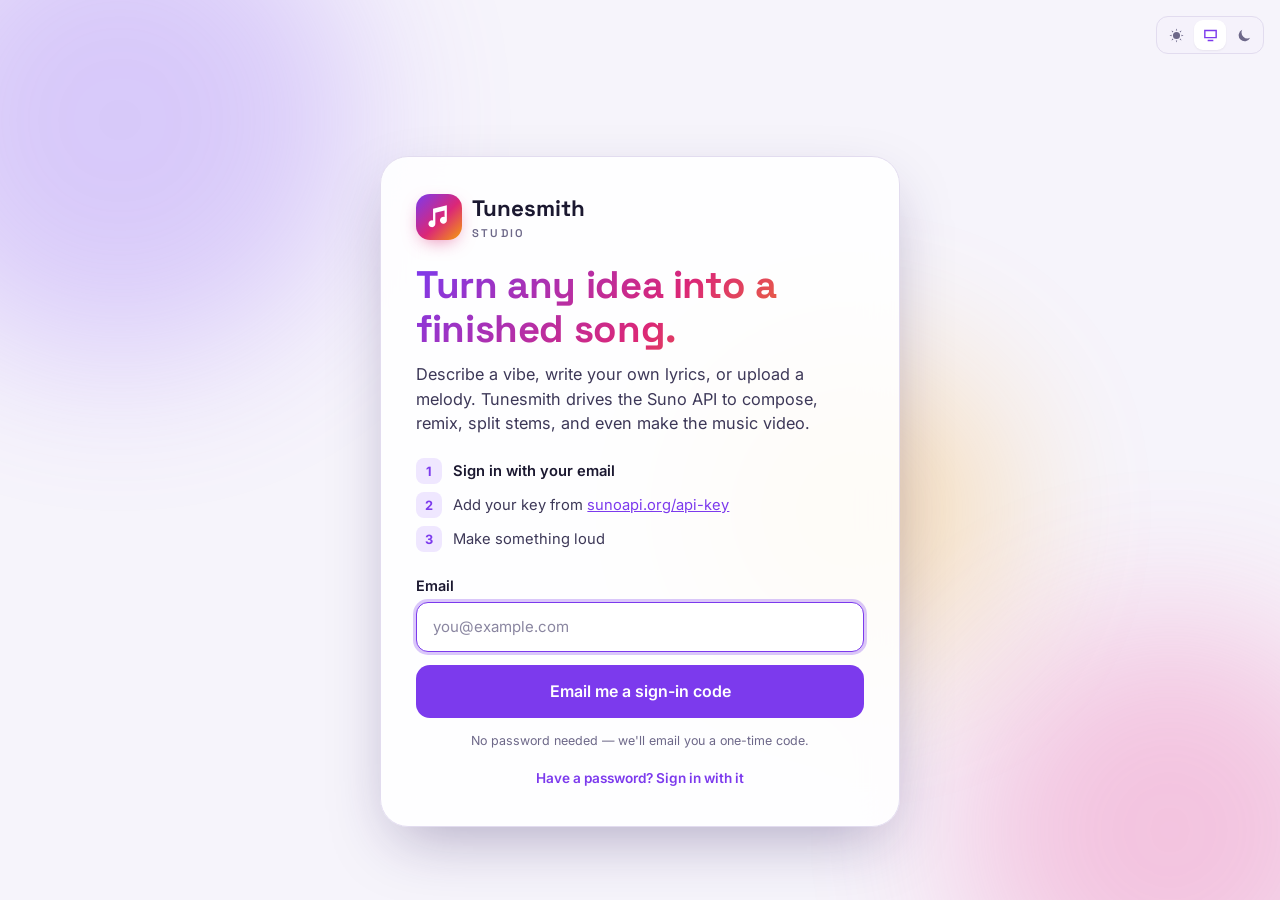
<file: public/index.html>
<!doctype html>
<html lang="en">
<head>
  <meta charset="utf-8" />
  <meta name="viewport" content="width=device-width, initial-scale=1, viewport-fit=cover" />
  <title>Tunesmith Studio</title>
  <meta name="description" content="Write, generate, remix and master AI songs with your Suno API key." />
  <link rel="icon" href="data:image/svg+xml,%3Csvg xmlns='http://www.w3.org/2000/svg' viewBox='0 0 64 64'%3E%3Cdefs%3E%3ClinearGradient id='g' x1='0' y1='0' x2='1' y2='1'%3E%3Cstop offset='0' stop-color='%238b5cf6'/%3E%3Cstop offset='1' stop-color='%23ec4899'/%3E%3C/linearGradient%3E%3C/defs%3E%3Crect width='64' height='64' rx='16' fill='url(%23g)'/%3E%3Cpath d='M26 44a6 6 0 1 1-4-5.7V18l20-5v24a6 6 0 1 1-4-5.7V20.5l-12 3V44z' fill='white'/%3E%3C/svg%3E" />
  <link rel="preconnect" href="https://fonts.googleapis.com" />
  <link rel="preconnect" href="https://fonts.gstatic.com" crossorigin />
  <link href="https://fonts.googleapis.com/css2?family=Inter:wght@400;500;600;700&family=Space+Grotesk:wght@500;600;700&display=swap" rel="stylesheet" />
  <script>
    // Apply the saved theme before first paint to avoid a flash.
    (function () {
      var pref = "system";
      try { pref = localStorage.getItem("ts.theme") || "system"; } catch (e) {}
      var dark = pref === "dark" || (pref === "system" && window.matchMedia("(prefers-color-scheme: dark)").matches);
      document.documentElement.setAttribute("data-theme", dark ? "dark" : "light");
      document.documentElement.setAttribute("data-theme-pref", pref);
    })();
  </script>
  <link rel="stylesheet" href="styles.css" />
</head>
<body>
  <!-- ============ KEY GATE ============ -->
  <section id="gate" class="gate" aria-labelledby="gate-title">
    <div class="gate-bg" aria-hidden="true">
      <span></span><span></span><span></span>
    </div>
    <div class="gate-theme" data-theme-switch></div>
    <div class="gate-card">
      <div class="brand brand-lg">
        <span class="brand-mark" aria-hidden="true"><svg viewBox="0 0 24 24"><path d="M9 18a3 3 0 1 1-2-2.83V5l12-3v13a3 3 0 1 1-2-2.83V6.56l-8 2V18z"/></svg></span>
        <span>Tunesmith<small>Studio</small></span>
      </div>
      <h1 id="gate-title">Turn any idea into a finished song.</h1>
      <p class="lede">Describe a vibe, write your own lyrics, or upload a melody. Tunesmith drives the Suno API to compose, remix, split stems, and even make the music video.</p>

      <ol class="gate-steps">
        <li data-step="1"><b>1</b><span>Sign in with your email</span></li>
        <li data-step="2"><b>2</b><span>Add your key from <a href="https://sunoapi.org/api-key" target="_blank" rel="noopener">sunoapi.org/api-key</a></span></li>
        <li data-step="3"><b>3</b><span>Make something loud</span></li>
      </ol>

      <p id="auth-loading" class="fine"><span class="spinner"></span> Checking your session…</p>

      <form id="login-form" class="gate-form" novalidate hidden>
        <label for="login-email" class="label">Email</label>
        <input id="login-email" type="email" class="input" autocomplete="email" placeholder="you@example.com" required />
        <div id="pw-field" hidden>
          <label for="login-password" class="label" style="margin-top:.8rem">Password</label>
          <input id="login-password" type="password" class="input" autocomplete="current-password" placeholder="Your password" />
        </div>
        <p id="login-error" class="form-error" role="alert" hidden></p>
        <button type="submit" class="btn btn-primary btn-lg btn-block" id="login-submit" style="margin-top:.8rem">
          <span class="btn-label">Email me a sign-in code</span>
          <span class="spinner" aria-hidden="true"></span>
        </button>
        <p class="fine" id="login-fine">No password needed — we'll email you a one-time code.</p>
        <p class="fine"><button type="button" class="link-btn" id="pw-toggle">Have a password? Sign in with it</button></p>
      </form>

      <div id="login-sent" class="login-sent" hidden>
        <h2>📬 Check your inbox</h2>
        <p class="lede">We sent a code to <b id="sent-email"></b>. Enter it below.</p>
        <form id="code-form" class="gate-form" novalidate style="margin-top:1rem">
          <label for="login-code" class="label">Sign-in code</label>
          <input id="login-code" class="input code-input" inputmode="numeric" autocomplete="one-time-code" maxlength="10" placeholder="123456" required />
          <p id="code-error" class="form-error" role="alert" hidden></p>
          <button type="submit" class="btn btn-primary btn-lg btn-block" id="code-submit" style="margin-top:.8rem">
            <span class="btn-label">Sign in</span>
            <span class="spinner" aria-hidden="true"></span>
          </button>
        </form>
        <div class="sent-actions">
          <button type="button" class="btn" id="resend-btn">Resend link</button>
          <button type="button" class="btn btn-ghost" id="change-email">Use a different email</button>
        </div>
        <p class="fine">Can't find it? Check your spam folder. You can also just click the link in the email.</p>
      </div>

      <p id="signed-in-as" class="signed-in" hidden>Signed in as <b></b> · <button type="button" class="link-btn" id="gate-signout">Sign out</button></p>

      <form id="gate-form" class="gate-form" autocomplete="off" hidden>
        <label for="gate-key" class="label">Suno API key</label>
        <div class="input-group">
          <input id="gate-key" type="password" class="input" placeholder="Paste your API key" spellcheck="false" required />
          <button type="button" class="icon-btn" id="gate-reveal" aria-label="Show key" title="Show key">
            <svg viewBox="0 0 24 24"><path d="M12 5c-7 0-10 7-10 7s3 7 10 7 10-7 10-7-3-7-10-7zm0 11a4 4 0 1 1 0-8 4 4 0 0 1 0 8z"/></svg>
          </button>
        </div>
        <label class="check">
          <input type="checkbox" id="gate-remember" checked />
          <span>Remember on this device</span>
        </label>
        <p id="gate-error" class="form-error" role="alert" hidden></p>
        <button type="submit" class="btn btn-primary btn-lg btn-block" id="gate-submit">
          <span class="btn-label">Unlock the studio</span>
          <span class="spinner" aria-hidden="true"></span>
        </button>
        <p class="fine">Your key stays in your browser and is only sent to the Suno API. We check it by reading your credit balance, which is free.</p>
      </form>
    </div>
  </section>

  <!-- ============ APP ============ -->
  <div id="app" class="app" hidden>
    <header class="topbar">
      <div class="brand">
        <span class="brand-mark" aria-hidden="true"><svg viewBox="0 0 24 24"><path d="M9 18a3 3 0 1 1-2-2.83V5l12-3v13a3 3 0 1 1-2-2.83V6.56l-8 2V18z"/></svg></span>
        <span>Tunesmith</span>
      </div>
      <nav class="tabs" role="tablist" aria-label="Studio sections">
        <a href="#create" role="tab" data-tab="create"><svg viewBox="0 0 24 24"><path d="M12 3l1.9 5.1L19 10l-5.1 1.9L12 17l-1.9-5.1L5 10l5.1-1.9z"/></svg><span>Create</span></a>
        <a href="#lyrics" role="tab" data-tab="lyrics"><svg viewBox="0 0 24 24"><path d="M4 5h16v2H4zm0 4h10v2H4zm0 4h16v2H4zm0 4h10v2H4z"/></svg><span>Lyrics</span></a>
        <a href="#remix" role="tab" data-tab="remix"><svg viewBox="0 0 24 24"><path d="M7 7h10l-3-3 1.4-1.4L21 8l-5.6 5.4L14 12l3-3H7zm10 10H7l3 3-1.4 1.4L3 16l5.6-5.4L10 12l-3 3h10z"/></svg><span>Remix</span></a>
        <a href="#sounds" role="tab" data-tab="sounds"><svg viewBox="0 0 24 24"><path d="M3 10h2v4H3zm4-3h2v10H7zm4-4h2v18h-2zm4 4h2v10h-2zm4 3h2v4h-2z"/></svg><span>Sounds</span></a>
        <a href="#library" role="tab" data-tab="library"><svg viewBox="0 0 24 24"><path d="M4 4h4v16H4zm6 0h4v16h-4zm5.6.6 3.8-1.3 5 15-3.8 1.3z"/></svg><span>Library</span><em class="count" id="lib-count">0</em></a>
        <a href="#admin" role="tab" data-tab="admin" id="admin-tab" hidden><svg viewBox="0 0 24 24"><path d="M12 2 4 5v6c0 5 3.4 9.7 8 11 4.6-1.3 8-6 8-11V5zm-1 14-4-4 1.4-1.4L11 13.2l4.6-4.6L17 10z"/></svg><span>Admin</span></a>
      </nav>
      <div class="topbar-right">
        <button class="pill credits" id="credits-btn" title="Remaining credits — click to refresh">
          <svg viewBox="0 0 24 24"><path d="M12 2a10 10 0 1 0 0 20 10 10 0 0 0 0-20zm1 15h-2v-2h2zm0-4h-2V7h2z" opacity=".0"/><circle cx="12" cy="12" r="9" fill="none" stroke="currentColor" stroke-width="2"/><path d="M12 7v10M9 9.5c0-1 1.3-1.8 3-1.8s3 .8 3 1.8-1.3 1.6-3 1.8-3 .9-3 2 1.3 1.9 3 1.9 3-.8 3-1.9" fill="none" stroke="currentColor" stroke-width="1.6" stroke-linecap="round"/></svg>
          <span id="credits-val">—</span>
        </button>
        <button class="icon-btn jobs-btn" id="jobs-btn" aria-label="Open activity" title="Activity">
          <svg viewBox="0 0 24 24"><path d="M12 2a10 10 0 1 0 10 10A10 10 0 0 0 12 2zm1 10.4 3.5 2.1-1 1.7L11 13V6h2z"/></svg>
          <em class="badge" id="jobs-badge" hidden>0</em>
        </button>
        <div data-theme-switch></div>
        <button class="avatar-btn" id="profile-btn" aria-label="Your profile" title="Your profile"><span class="avatar" id="topbar-avatar">?</span></button>
        <button class="icon-btn" id="settings-btn" aria-label="Settings" title="Settings">
          <svg viewBox="0 0 24 24"><path d="M19.4 13a7.5 7.5 0 0 0 0-2l2.1-1.6-2-3.5-2.5 1a7.4 7.4 0 0 0-1.7-1L15 3.2h-4l-.4 2.7a7.4 7.4 0 0 0-1.7 1l-2.5-1-2 3.5L6.6 11a7.5 7.5 0 0 0 0 2l-2.1 1.6 2 3.5 2.5-1a7.4 7.4 0 0 0 1.7 1l.4 2.7h4l.4-2.7a7.4 7.4 0 0 0 1.7-1l2.5 1 2-3.5zM13 15.5a3.5 3.5 0 1 1 0-7 3.5 3.5 0 0 1 0 7z" transform="translate(-1 0)"/></svg>
        </button>
      </div>
    </header>

    <main class="main">
      <!-- ============ CREATE ============ -->
      <section class="view" id="view-create" data-view="create">
        <div class="view-head">
          <div>
            <h2 id="create-greeting">What are we making today?</h2>
            <p class="muted">Start with a vibe, or switch to Custom for full control over lyrics, style and sound.</p>
          </div>
          <div class="seg" role="radiogroup" aria-label="Creation mode" id="create-mode">
            <button type="button" role="radio" data-value="simple" aria-checked="true">✨ Simple</button>
            <button type="button" role="radio" data-value="custom" aria-checked="false">🎛️ Custom</button>
          </div>
        </div>

        <div class="create-grid">
          <form id="create-form" class="card create-card" novalidate>
            <!-- SIMPLE -->
            <div class="mode-simple">
              <div class="field">
                <div class="field-top">
                  <label class="label" for="c-idea">Describe your song</label>
                  <button type="button" class="link-btn" id="surprise-btn">🎲 Surprise me</button>
                </div>
                <textarea id="c-idea" class="input textarea-lg" rows="4" maxlength="3000" placeholder="A sun-soaked indie pop anthem about driving to the coast with your best friends, windows down…"></textarea>
                <div class="field-foot"><span class="hint">We write the lyrics for you.</span><span class="counter" data-for="c-idea"></span></div>
              </div>
            </div>

            <!-- CUSTOM -->
            <div class="mode-custom">
              <div class="field">
                <label class="label" for="c-title">Title <span class="opt">optional</span></label>
                <input id="c-title" class="input" maxlength="80" placeholder="Name your track" />
              </div>
              <div class="field" data-hide-instrumental>
                <div class="field-top">
                  <label class="label" for="c-lyrics">Lyrics</label>
                  <div class="field-actions">
                    <button type="button" class="link-btn" data-insert-tag>[Verse]</button>
                    <button type="button" class="link-btn" data-insert-tag>[Chorus]</button>
                    <button type="button" class="link-btn" data-insert-tag>[Bridge]</button>
                    <button type="button" class="chip chip-ai" id="write-lyrics-btn">✍️ Write with AI</button>
                  </div>
                </div>
                <textarea id="c-lyrics" class="input mono" rows="9" maxlength="5000" placeholder="[Verse]&#10;Streetlights hum a quiet tune&#10;&#10;[Chorus]&#10;…"></textarea>
                <div class="field-foot"><span class="hint">Use tags like [Verse], [Chorus], [Bridge] to shape the song.</span><span class="counter" data-for="c-lyrics"></span></div>
              </div>
            </div>

            <!-- SHARED: style -->
            <div class="field">
              <div class="field-top">
                <label class="label" for="c-style">Style <span class="opt mode-simple-inline">optional</span></label>
                <button type="button" class="chip chip-ai" id="boost-btn" title="Let AI expand your style into a richer description">🚀 Boost style</button>
              </div>
              <input id="c-style" class="input" maxlength="1000" placeholder="e.g. indie pop, jangly guitars, warm analog synths, 118 bpm" />
              <div class="chips" id="style-chips" aria-label="Style ideas"></div>
              <div class="field-foot"><span class="hint">Tap chips to add genres and moods.</span><span class="counter" data-for="c-style"></span></div>
            </div>

            <div class="row-2">
              <label class="toggle">
                <input type="checkbox" id="c-instrumental" />
                <span class="toggle-ui" aria-hidden="true"></span>
                <span><b>Instrumental</b><small>No vocals</small></span>
              </label>
              <div class="field mode-custom" data-hide-instrumental>
                <span class="label">Voice</span>
                <div class="seg seg-sm" role="radiogroup" id="c-vocal">
                  <button type="button" role="radio" data-value="" aria-checked="true">Any</button>
                  <button type="button" role="radio" data-value="f" aria-checked="false">Female</button>
                  <button type="button" role="radio" data-value="m" aria-checked="false">Male</button>
                </div>
              </div>
            </div>

            <!-- MODEL -->
            <div class="field">
              <div class="field-top">
                <span class="label">Model</span>
                <button type="button" class="link-btn" id="legacy-toggle" aria-expanded="false">Show legacy models</button>
              </div>
              <div class="models" id="model-picker" role="radiogroup" aria-label="Model"></div>
            </div>

            <!-- SIMPLE: references -->
            <details class="disclosure mode-simple">
              <summary><span>🎞️ Reference media</span><small>Inspire the song with images, a video or audio</small></summary>
              <div class="disclosure-body">
                <p class="hint">Up to 5 images, 1 video (≤ 241s) and audio clips (6s – 30min). Upload a file or paste a public URL.</p>
                <div class="refs" id="refs"></div>
                <div class="ref-add">
                  <input class="input" id="ref-url" placeholder="https://… image, video or audio URL" />
                  <button type="button" class="btn" id="ref-add-url">Add URL</button>
                  <label class="btn btn-ghost">
                    <input type="file" id="ref-file" accept="image/*,video/*,audio/*" hidden />Upload file
                  </label>
                </div>
              </div>
            </details>

            <!-- CUSTOM: advanced -->
            <details class="disclosure mode-custom" id="adv-details">
              <summary><span>🎚️ Advanced controls</span><small>Negative tags, duration, persona and fine-tuning</small></summary>
              <div class="disclosure-body">
                <div class="field">
                  <label class="label" for="c-negative">Avoid these styles <span class="opt">optional</span></label>
                  <input id="c-negative" class="input" maxlength="1000" placeholder="e.g. heavy metal, autotune, harsh drums" />
                </div>
                <div class="field" id="duration-field">
                  <label class="toggle toggle-inline">
                    <input type="checkbox" id="c-duration-on" />
                    <span class="toggle-ui" aria-hidden="true"></span>
                    <span><b>Set length</b></span>
                  </label>
                  <div class="slider-row">
                    <input type="range" id="c-duration" min="10" max="360" step="5" value="120" disabled />
                    <output id="c-duration-out">2:00</output>
                  </div>
                  <p class="hint">10 s – 6 min. Available on V6-series and V5.5 models.</p>
                </div>
                <div class="field">
                  <label class="label" for="c-persona">Persona <span class="opt">optional</span></label>
                  <select id="c-persona" class="input"></select>
                  <p class="hint">Reuse the voice & style of a track you love. Create personas from any track in your Library.</p>
                </div>
                <label class="toggle toggle-inline">
                  <input type="checkbox" id="c-finetune" />
                  <span class="toggle-ui" aria-hidden="true"></span>
                  <span><b>Fine-tune</b><small>Style weight, weirdness, audio weight & variety</small></span>
                </label>
                <div class="finetune" id="finetune" hidden>
                  <div class="slider-field"><label for="c-styleWeight">Style adherence</label><input type="range" id="c-styleWeight" min="0" max="1" step="0.01" value="0.65" /><output>0.65</output></div>
                  <div class="slider-field"><label for="c-weirdness">Weirdness</label><input type="range" id="c-weirdness" min="0" max="1" step="0.01" value="0.5" /><output>0.50</output></div>
                  <div class="slider-field" data-hide-instrumental><label for="c-audioWeight">Audio weight</label><input type="range" id="c-audioWeight" min="0" max="1" step="0.01" value="0.65" /><output>0.65</output></div>
                  <div class="slider-field"><label for="c-variety">Variety</label><input type="range" id="c-variety" min="0" max="4" step="1" value="1" /><output>Normal</output></div>
                </div>
              </div>
            </details>

            <p class="form-error" id="create-error" role="alert" hidden></p>
            <div class="create-submit">
              <button type="submit" class="btn btn-primary btn-lg btn-glow" id="create-submit">
                <span class="btn-label">🎵 Create song</span><span class="spinner" aria-hidden="true"></span>
              </button>
              <span class="hint">Each request makes <b>2 variations</b>. Files are kept by Suno for 14 days — download your favourites.</span>
            </div>
          </form>

          <aside class="create-side">
            <div class="card now-cooking" id="now-cooking">
              <h3>In the studio</h3>
              <div id="cooking-list" class="job-list"></div>
              <div class="empty-mini" id="cooking-empty">
                <div class="eq eq-idle" aria-hidden="true"><i></i><i></i><i></i><i></i><i></i></div>
                <p>Your songs will appear here as they're written, streamed and mastered.</p>
              </div>
            </div>
            <div class="card tips">
              <h3>Studio tips</h3>
              <ul>
                <li><b>Be specific.</b> Genre + mood + instruments + tempo beats a single word.</li>
                <li><b>Stream early.</b> You can play the first take in ~30 seconds, before it finishes mastering.</li>
                <li><b>Keep going.</b> Extend a track, swap a section, split stems or make a video from the Library.</li>
              </ul>
            </div>
          </aside>
        </div>
      </section>

      <!-- ============ LYRICS ============ -->
      <section class="view" id="view-lyrics" data-view="lyrics" hidden>
        <div class="view-head">
          <div>
            <h2>Lyrics Lab</h2>
            <p class="muted">Get a few takes on your theme, then send your favourite straight into a song.</p>
          </div>
        </div>
        <form id="lyrics-form" class="card lyrics-card" novalidate>
          <div class="field">
            <label class="label" for="l-prompt">What should the song be about?</label>
            <textarea id="l-prompt" class="input" rows="3" maxlength="200" placeholder="A bittersweet goodbye to a city you grew up in, nostalgic but hopeful"></textarea>
            <div class="field-foot"><span class="hint">Themes, mood, and structure help. Max 200 characters.</span><span class="counter" data-for="l-prompt"></span></div>
          </div>
          <div class="chips" id="lyric-chips"></div>
          <p class="form-error" id="lyrics-error" role="alert" hidden></p>
          <button type="submit" class="btn btn-primary" id="lyrics-submit"><span class="btn-label">✍️ Write lyrics</span><span class="spinner" aria-hidden="true"></span></button>
        </form>
        <div id="lyrics-results" class="lyrics-results"></div>
      </section>

      <!-- ============ REMIX ============ -->
      <section class="view" id="view-remix" data-view="remix" hidden>
        <div class="view-head">
          <div>
            <h2>Remix Studio</h2>
            <p class="muted">Bring your own audio. Cover it in a new style, extend it, add vocals or a band, or mash two songs together.</p>
          </div>
        </div>
        <div class="remix-modes" id="remix-modes" role="radiogroup" aria-label="Remix type"></div>
        <form id="remix-form" class="card" novalidate>
          <div id="remix-sources"></div>
          <div id="remix-fields"></div>
          <p class="form-error" id="remix-error" role="alert" hidden></p>
          <button type="submit" class="btn btn-primary btn-lg" id="remix-submit"><span class="btn-label">Start remix</span><span class="spinner" aria-hidden="true"></span></button>
        </form>
      </section>

      <!-- ============ SOUNDS ============ -->
      <section class="view" id="view-sounds" data-view="sounds" hidden>
        <div class="view-head">
          <div>
            <h2>Sound Lab</h2>
            <p class="muted">Loops, ambiences, stingers and effects with tempo and key control.</p>
          </div>
        </div>
        <form id="sounds-form" class="card" novalidate>
          <div class="field">
            <label class="label" for="s-prompt">Describe the sound</label>
            <textarea id="s-prompt" class="input" rows="3" maxlength="500" placeholder="Rainy lo-fi café ambience with vinyl crackle and soft Rhodes chords"></textarea>
            <div class="field-foot"><span></span><span class="counter" data-for="s-prompt"></span></div>
          </div>
          <div class="chips" id="sound-chips"></div>
          <div class="row-3">
            <label class="toggle">
              <input type="checkbox" id="s-loop" />
              <span class="toggle-ui" aria-hidden="true"></span>
              <span><b>Seamless loop</b><small>For backgrounds & games</small></span>
            </label>
            <div class="field">
              <label class="toggle toggle-inline">
                <input type="checkbox" id="s-bpm-on" />
                <span class="toggle-ui" aria-hidden="true"></span>
                <span><b>Tempo</b></span>
              </label>
              <div class="slider-row"><input type="range" id="s-bpm" min="40" max="220" value="100" disabled /><output id="s-bpm-out">Auto</output></div>
            </div>
            <div class="field">
              <label class="label" for="s-key">Key</label>
              <select id="s-key" class="input"></select>
            </div>
          </div>
          <label class="toggle toggle-inline">
            <input type="checkbox" id="s-grab" />
            <span class="toggle-ui" aria-hidden="true"></span>
            <span><b>Capture lyric subtitles</b><small>If the sound has vocals</small></span>
          </label>
          <div class="field">
            <span class="label">Model</span>
            <select id="s-model" class="input model-select"></select>
          </div>
          <p class="form-error" id="sounds-error" role="alert" hidden></p>
          <button type="submit" class="btn btn-primary btn-lg" id="sounds-submit"><span class="btn-label">🔊 Generate sound</span><span class="spinner" aria-hidden="true"></span></button>
        </form>
      </section>

      <!-- ============ LIBRARY ============ -->
      <section class="view" id="view-library" data-view="library" hidden>
        <div class="view-head">
          <div>
            <h2>Your Library</h2>
            <p class="muted">Everything you've made on this device. Open a track for stems, WAV, video, karaoke and more.</p>
          </div>
          <div class="lib-tools">
            <input type="search" class="input" id="lib-search" placeholder="Search titles, styles, lyrics…" />
            <select class="input" id="lib-filter">
              <option value="all">All tracks</option>
              <option value="fav">★ Favourites</option>
              <option value="song">Songs</option>
              <option value="sound">Sounds</option>
              <option value="remix">Remixes</option>
            </select>
          </div>
        </div>
        <div id="lib-grid" class="lib-grid"></div>
        <div id="lib-empty" class="empty" hidden>
          <div class="eq eq-idle big" aria-hidden="true"><i></i><i></i><i></i><i></i><i></i><i></i><i></i></div>
          <h3>No tracks yet</h3>
          <p class="muted">Your first song is about a minute away.</p>
          <a href="#create" class="btn btn-primary">Create a song</a>
        </div>
      </section>

      <!-- ============ ADMIN ============ -->
      <section class="view" id="view-admin" data-view="admin" hidden>
        <div class="view-head">
          <div>
            <h2>Admin console</h2>
            <p class="muted" id="adm-sub">Manage people and roles, and keep an eye on the site.</p>
          </div>
          <div class="adm-tools">
            <span class="role-badge" id="adm-role"></span>
            <label class="toggle toggle-inline"><input type="checkbox" id="adm-auto" /><span class="toggle-ui" aria-hidden="true"></span><span><b>Auto-refresh</b></span></label>
            <button type="button" class="btn" id="adm-refresh"><span class="btn-label">↻ Refresh</span><span class="spinner" aria-hidden="true"></span></button>
          </div>
        </div>
        <p class="form-error" id="adm-error" role="alert" hidden></p>
        <h3 class="adm-h">Site health <small id="adm-checked"></small></h3>
        <div class="adm-status" id="adm-status"></div>
        <div class="adm-tiles" id="adm-tiles"></div>

        <div class="card adm-card">
          <div class="adm-card-head">
            <h3>People <small id="adm-user-count"></small></h3>
            <div class="adm-filters">
              <input type="search" class="input" id="adm-search" placeholder="Search name, email or username…" />
              <select class="input" id="adm-role-filter">
                <option value="all">All roles</option>
                <option value="admin">Administrators</option>
                <option value="employee">Employees</option>
                <option value="user">Users</option>
                <option value="suspended">Suspended</option>
              </select>
              <button type="button" class="btn btn-primary btn-sm" id="adm-add" data-admin-only>+ Add person</button>
            </div>
          </div>
          <div class="adm-table-wrap">
            <table class="adm-table">
              <thead><tr><th>Person</th><th>Role</th><th>Status</th><th>Joined</th><th>Last sign-in</th><th><span class="sr-only">Actions</span></th></tr></thead>
              <tbody id="adm-users"></tbody>
            </table>
          </div>
        </div>

        <div class="adm-grid">
          <div class="card adm-card">
            <div class="adm-card-head"><h3>Recent activity</h3></div>
            <div id="adm-activity" class="adm-feed"></div>
          </div>
          <div class="card adm-card">
            <div class="adm-card-head"><h3>Database</h3></div>
            <div id="adm-db"></div>
          </div>
        </div>

        <div class="card adm-card" data-admin-only>
          <div class="adm-card-head"><h3>Admin history</h3><small class="muted">Every change made from this console</small></div>
          <div id="adm-audit" class="adm-feed"></div>
        </div>

        <div class="card adm-card">
          <div class="adm-card-head"><h3>What each role can do</h3></div>
          <div class="adm-roles">
            <div><span class="role-badge admin">Administrator</span><p>Everything: sees all people and site health, changes roles, sets passwords, adds, suspends and deletes accounts, edits profiles, reads the admin history.</p></div>
            <div><span class="role-badge employee">Employee</span><p>Read-only console: sees all people, site health, activity and database status. Can't change anything.</p></div>
            <div><span class="role-badge user">User</span><p>Uses the studio and manages their own profile. No admin access.</p></div>
          </div>
        </div>
      </section>
    </main>

    <!-- ============ PLAYER ============ -->
    <footer class="player" id="player" hidden>
      <div class="player-track">
        <img id="p-cover" alt="" />
        <div class="player-meta">
          <b id="p-title">—</b>
          <small id="p-sub">—</small>
        </div>
      </div>
      <div class="player-center">
        <div class="player-controls">
          <button class="icon-btn" id="p-prev" aria-label="Previous"><svg viewBox="0 0 24 24"><path d="M6 6h2v12H6zm3.5 6 8.5 6V6z"/></svg></button>
          <button class="play-btn" id="p-play" aria-label="Play"><svg class="i-play" viewBox="0 0 24 24"><path d="M8 5v14l11-7z"/></svg><svg class="i-pause" viewBox="0 0 24 24"><path d="M6 5h4v14H6zm8 0h4v14h-4z"/></svg></button>
          <button class="icon-btn" id="p-next" aria-label="Next"><svg viewBox="0 0 24 24"><path d="M16 6h2v12h-2zM6 18l8.5-6L6 6z"/></svg></button>
        </div>
        <div class="player-seek">
          <span id="p-cur">0:00</span>
          <input type="range" id="p-seek" min="0" max="1000" value="0" aria-label="Seek" />
          <span id="p-dur">0:00</span>
        </div>
      </div>
      <div class="player-right">
        <div class="eq" id="p-eq" aria-hidden="true"><i></i><i></i><i></i><i></i><i></i></div>
        <button class="icon-btn" id="p-karaoke" title="Sing-along lyrics" aria-label="Sing-along lyrics"><svg viewBox="0 0 24 24"><path d="M12 14a3 3 0 0 0 3-3V5a3 3 0 0 0-6 0v6a3 3 0 0 0 3 3zm5-3a5 5 0 0 1-10 0H5a7 7 0 0 0 6 6.9V21h2v-3.1a7 7 0 0 0 6-6.9z"/></svg></button>
        <button class="icon-btn" id="p-open" title="Track details" aria-label="Track details"><svg viewBox="0 0 24 24"><path d="M5 10a2 2 0 1 0 0 4 2 2 0 0 0 0-4zm7 0a2 2 0 1 0 0 4 2 2 0 0 0 0-4zm7 0a2 2 0 1 0 0 4 2 2 0 0 0 0-4z"/></svg></button>
        <input type="range" id="p-vol" min="0" max="1" step="0.01" value="0.9" aria-label="Volume" />
      </div>
      <audio id="audio" preload="metadata"></audio>
    </footer>

    <!-- ============ ACTIVITY DRAWER ============ -->
    <aside class="drawer" id="jobs-drawer" aria-label="Activity" hidden>
      <div class="drawer-head">
        <h3>Activity</h3>
        <div>
          <button class="link-btn" id="jobs-clear">Clear finished</button>
          <button class="icon-btn" data-close-drawer aria-label="Close"><svg viewBox="0 0 24 24"><path d="M6.4 5 12 10.6 17.6 5 19 6.4 13.4 12l5.6 5.6-1.4 1.4-5.6-5.6L6.4 19 5 17.6 10.6 12 5 6.4z"/></svg></button>
        </div>
      </div>
      <div class="job-list" id="jobs-list"></div>
      <p class="empty-mini" id="jobs-empty">Nothing running. Go make some noise.</p>
    </aside>
    <div class="scrim" id="scrim" hidden></div>
  </div>

  <!-- ============ DIALOGS ============ -->
  <dialog id="dlg" class="dialog">
    <form method="dialog" class="dialog-inner" id="dlg-form" novalidate>
      <header class="dialog-head">
        <h3 id="dlg-title"></h3>
        <button type="button" class="icon-btn" data-close aria-label="Close"><svg viewBox="0 0 24 24"><path d="M6.4 5 12 10.6 17.6 5 19 6.4 13.4 12l5.6 5.6-1.4 1.4-5.6-5.6L6.4 19 5 17.6 10.6 12 5 6.4z"/></svg></button>
      </header>
      <div class="dialog-body" id="dlg-body"></div>
      <p class="form-error" id="dlg-error" role="alert" hidden></p>
      <footer class="dialog-foot" id="dlg-foot"></footer>
    </form>
  </dialog>

  <dialog id="track-dlg" class="dialog dialog-wide">
    <div class="dialog-inner" id="track-body"></div>
  </dialog>

  <dialog id="karaoke-dlg" class="dialog karaoke">
    <div class="dialog-inner">
      <header class="dialog-head">
        <h3 id="k-title">Sing along</h3>
        <button type="button" class="icon-btn" data-close aria-label="Close"><svg viewBox="0 0 24 24"><path d="M6.4 5 12 10.6 17.6 5 19 6.4 13.4 12l5.6 5.6-1.4 1.4-5.6-5.6L6.4 19 5 17.6 10.6 12 5 6.4z"/></svg></button>
      </header>
      <div class="karaoke-wave" id="k-wave"></div>
      <div class="karaoke-body" id="k-body"></div>
    </div>
  </dialog>

  <div class="toasts" id="toasts" aria-live="polite"></div>

  <script src="vendor/supabase.js"></script>
  <script type="module" src="app.js"></script>
</body>
</html>
</file>
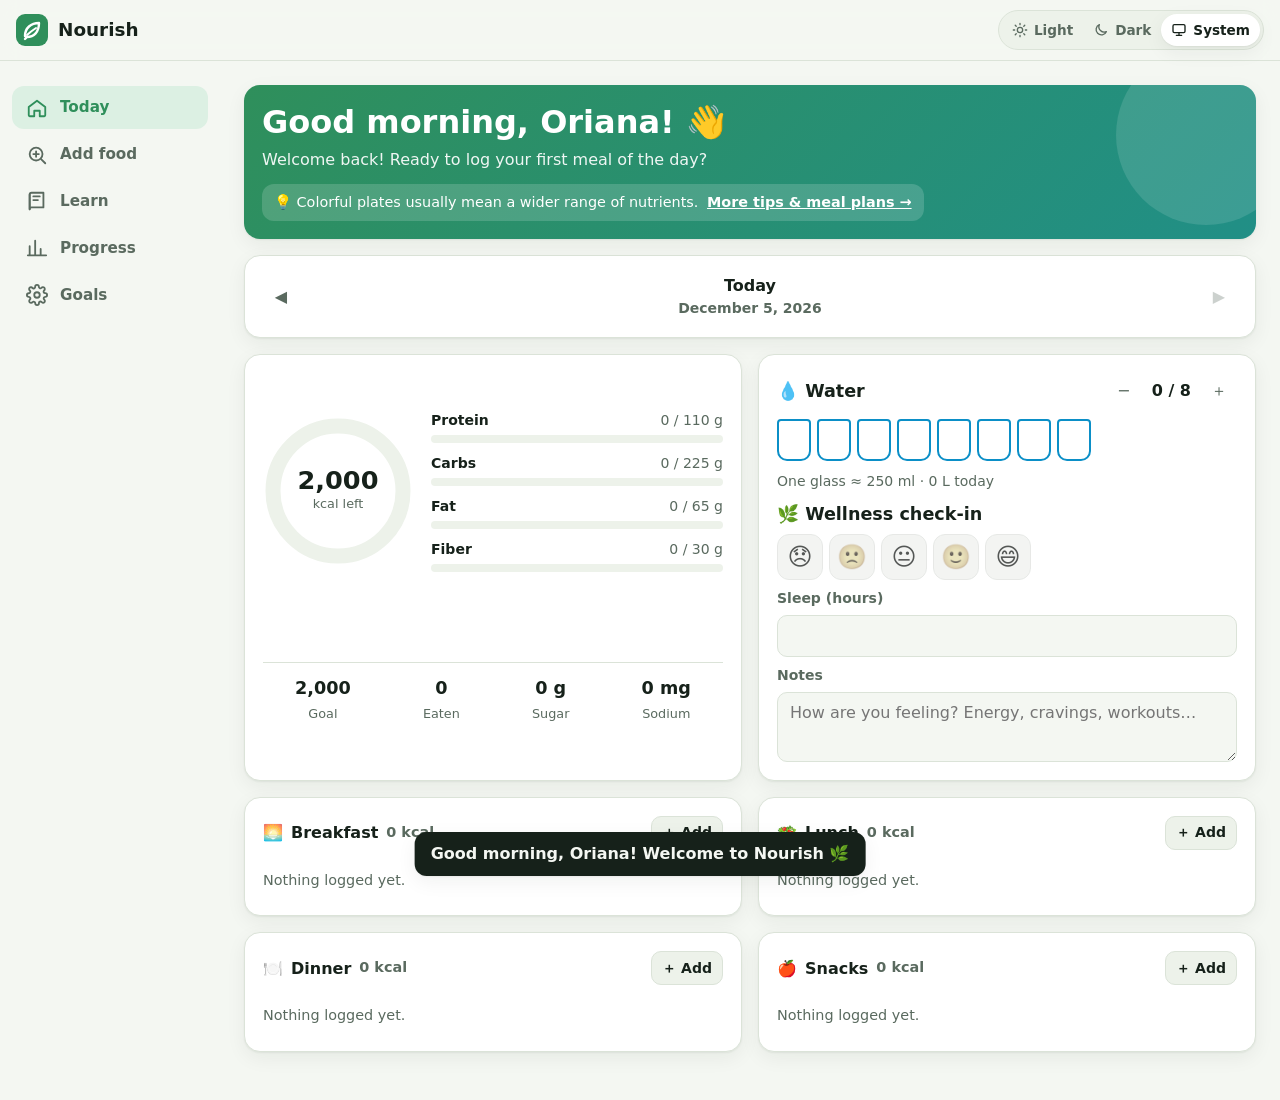
<file: nutrition/public/index.html>
<!doctype html>
<html lang="en" data-theme="system">
<head>
  <meta charset="utf-8" />
  <meta name="viewport" content="width=device-width, initial-scale=1, viewport-fit=cover" />
  <title>Nourish · Nutrition &amp; Wellness</title>
  <meta name="description" content="Track meals, macros, water, mood and weight with live food data from Open Food Facts." />
  <meta name="theme-color" content="#f4f7f2" id="themeColor" />
  <link rel="icon" href="icon.svg" type="image/svg+xml" />
  <link rel="apple-touch-icon" href="icon.svg" />
  <link rel="manifest" href="manifest.webmanifest" />
  <script>
    // Apply the saved theme before first paint to avoid a flash.
    try {
      var t = localStorage.getItem("nourish.theme");
      if (t === "light" || t === "dark" || t === "system") document.documentElement.dataset.theme = t;
    } catch (e) {}
  </script>
  <link rel="stylesheet" href="styles.css" />
  <script type="module" src="app.js"></script>
</head>
<body>
  <a class="skip" href="#main">Skip to content</a>

  <header class="topbar">
    <a class="brand" href="#today" aria-label="Nourish home">
      <svg viewBox="0 0 32 32" aria-hidden="true"><rect width="32" height="32" rx="9" fill="var(--accent)"/><path d="M9 22c0-8 6-13 14-13 0 9-5 14-12 14l-2 2" fill="none" stroke="var(--accent-ink)" stroke-width="2.4" stroke-linecap="round" stroke-linejoin="round"/><path d="M11 21c3-3 6-5 9-7" fill="none" stroke="var(--accent-ink)" stroke-width="2" stroke-linecap="round"/></svg>
      <span>Nourish</span>
    </a>
    <div class="theme-switch" role="radiogroup" aria-label="Theme">
      <button type="button" role="radio" data-theme-choice="light" title="Light theme">
        <svg viewBox="0 0 24 24" aria-hidden="true"><circle cx="12" cy="12" r="4"/><path d="M12 2v2M12 20v2M4.9 4.9l1.4 1.4M17.7 17.7l1.4 1.4M2 12h2M20 12h2M4.9 19.1l1.4-1.4M17.7 6.3l1.4-1.4"/></svg><span>Light</span>
      </button>
      <button type="button" role="radio" data-theme-choice="dark" title="Dark theme">
        <svg viewBox="0 0 24 24" aria-hidden="true"><path d="M20 14.5A8 8 0 0 1 9.5 4 8 8 0 1 0 20 14.5z"/></svg><span>Dark</span>
      </button>
      <button type="button" role="radio" data-theme-choice="system" title="Match system theme">
        <svg viewBox="0 0 24 24" aria-hidden="true"><rect x="3" y="4" width="18" height="12" rx="2"/><path d="M8 20h8M12 16v4"/></svg><span>System</span>
      </button>
    </div>
  </header>

  <nav class="tabs" aria-label="Sections">
    <a href="#today" data-tab="today">
      <svg viewBox="0 0 24 24" aria-hidden="true"><path d="M3 11l9-7 9 7v9a1 1 0 0 1-1 1h-5v-6h-6v6H4a1 1 0 0 1-1-1z"/></svg><span>Today</span>
    </a>
    <a href="#add" data-tab="add">
      <svg viewBox="0 0 24 24" aria-hidden="true"><circle cx="11" cy="11" r="7"/><path d="M21 21l-4.3-4.3M11 8v6M8 11h6"/></svg><span>Add food</span>
    </a>
    <a href="#learn" data-tab="learn">
      <svg viewBox="0 0 24 24" aria-hidden="true"><path d="M4 5a2 2 0 0 1 2-2h13v16H6a2 2 0 0 0-2 2z"/><path d="M4 21V5M8 7h7M8 11h5"/></svg><span>Learn</span>
    </a>
    <a href="#progress" data-tab="progress">
      <svg viewBox="0 0 24 24" aria-hidden="true"><path d="M4 20V10M10 20V4M16 20v-7M22 20H2"/></svg><span>Progress</span>
    </a>
    <a href="#settings" data-tab="settings">
      <svg viewBox="0 0 24 24" aria-hidden="true"><circle cx="12" cy="12" r="3"/><path d="M19.4 15a1.7 1.7 0 0 0 .3 1.8l.1.1a2 2 0 1 1-2.8 2.8l-.1-.1a1.7 1.7 0 0 0-1.8-.3 1.7 1.7 0 0 0-1 1.5V21a2 2 0 1 1-4 0v-.1a1.7 1.7 0 0 0-1.1-1.5 1.7 1.7 0 0 0-1.8.3l-.1.1a2 2 0 1 1-2.8-2.8l.1-.1a1.7 1.7 0 0 0 .3-1.8 1.7 1.7 0 0 0-1.5-1H3a2 2 0 1 1 0-4h.1a1.7 1.7 0 0 0 1.5-1.1 1.7 1.7 0 0 0-.3-1.8l-.1-.1a2 2 0 1 1 2.8-2.8l.1.1a1.7 1.7 0 0 0 1.8.3H9a1.7 1.7 0 0 0 1-1.5V3a2 2 0 1 1 4 0v.1a1.7 1.7 0 0 0 1 1.5 1.7 1.7 0 0 0 1.8-.3l.1-.1a2 2 0 1 1 2.8 2.8l-.1.1a1.7 1.7 0 0 0-.3 1.8V9a1.7 1.7 0 0 0 1.5 1H21a2 2 0 1 1 0 4h-.1a1.7 1.7 0 0 0-1.5 1z"/></svg><span>Goals</span>
    </a>
  </nav>

  <main id="main" tabindex="-1">
    <section id="view-today" class="view" aria-label="Today"></section>
    <section id="view-add" class="view" aria-label="Add food" hidden></section>
    <section id="view-learn" class="view" aria-label="Learn and plan" hidden></section>
    <section id="view-progress" class="view" aria-label="Progress" hidden></section>
    <section id="view-settings" class="view" aria-label="Goals and settings" hidden></section>
  </main>

  <dialog id="portionDialog" aria-labelledby="portionTitle"></dialog>
  <dialog id="scanDialog" aria-label="Scan a barcode">
    <div class="dialog-body">
      <div class="dialog-head">
        <h2>Scan a barcode</h2>
        <button type="button" class="icon-btn" data-action="close-scan" aria-label="Close">✕</button>
      </div>
      <video id="scanVideo" playsinline muted></video>
      <p class="muted small" id="scanStatus">Point your camera at the barcode on the package.</p>
    </div>
  </dialog>

  <div id="toast" class="toast" role="status" aria-live="polite"></div>
</body>
</html>
</file>
<file: public/styles.css>
/* ============================================================
   Tunesmith Studio — styles
   Themes: data-theme="light" | "dark" (resolved from system by JS)
   ============================================================ */

:root,
:root[data-theme="light"] {
  --bg: #f6f4fb;
  --bg-2: #efeaf8;
  --surface: #ffffff;
  --surface-2: #f5f2fb;
  --surface-3: #ebe6f5;
  --text: #1b1830;
  --text-2: #3d3858;
  --muted: #6d6889;
  --border: #e2dcef;
  --border-strong: #cfc6e4;
  --accent: #7c3aed;
  --accent-ink: #ffffff;
  --accent-soft: #efe7ff;
  --accent-2: #db2777;
  --accent-3: #0891b2;
  --success: #15803d;
  --success-soft: #dcfce7;
  --danger: #dc2626;
  --danger-soft: #fee2e2;
  --warning: #b45309;
  --warning-soft: #fef3c7;
  --grad: linear-gradient(135deg, #7c3aed 0%, #db2777 55%, #f59e0b 100%);
  --grad-soft: linear-gradient(135deg, rgba(124,58,237,.12), rgba(219,39,119,.10));
  --shadow-sm: 0 1px 2px rgba(27, 24, 48, .06);
  --shadow: 0 6px 24px -8px rgba(40, 20, 90, .18), 0 2px 6px rgba(27, 24, 48, .05);
  --shadow-lg: 0 24px 64px -16px rgba(40, 20, 90, .35);
  --ring: 0 0 0 3px rgba(124, 58, 237, .28);
  color-scheme: light;
}

:root[data-theme="dark"] {
  --bg: #0c0a15;
  --bg-2: #120f20;
  --surface: #16132a;
  --surface-2: #1d1935;
  --surface-3: #27213f;
  --text: #f0ecff;
  --text-2: #cfc8ec;
  --muted: #9a93bb;
  --border: #2b2548;
  --border-strong: #3c3462;
  --accent: #a78bfa;
  --accent-ink: #15102a;
  --accent-soft: #2a2150;
  --accent-2: #f472b6;
  --accent-3: #22d3ee;
  --success: #4ade80;
  --success-soft: #14321f;
  --danger: #f87171;
  --danger-soft: #3a1717;
  --warning: #fbbf24;
  --warning-soft: #3a2a0c;
  --grad: linear-gradient(135deg, #8b5cf6 0%, #ec4899 55%, #f59e0b 100%);
  --grad-soft: linear-gradient(135deg, rgba(139,92,246,.18), rgba(236,72,153,.12));
  --shadow-sm: 0 1px 2px rgba(0, 0, 0, .4);
  --shadow: 0 8px 28px -10px rgba(0, 0, 0, .7), 0 2px 6px rgba(0, 0, 0, .3);
  --shadow-lg: 0 30px 80px -20px rgba(0, 0, 0, .8);
  --ring: 0 0 0 3px rgba(167, 139, 250, .35);
  color-scheme: dark;
}

/* No-JS fallback: follow the OS. */
@media (prefers-color-scheme: dark) {
  :root:not([data-theme]) {
    --bg: #0c0a15; --surface: #16132a; --surface-2: #1d1935; --text: #f0ecff; --muted: #9a93bb; --border: #2b2548; --accent: #a78bfa;
    color-scheme: dark;
  }
}

* { box-sizing: border-box; }
html { -webkit-text-size-adjust: 100%; }
body {
  margin: 0;
  font-family: "Inter", system-ui, -apple-system, "Segoe UI", sans-serif;
  font-size: 15px;
  line-height: 1.5;
  color: var(--text);
  background: var(--bg);
  min-height: 100vh;
  -webkit-font-smoothing: antialiased;
  overflow-x: hidden;
}
h1, h2, h3, h4 { font-family: "Space Grotesk", "Inter", sans-serif; line-height: 1.15; margin: 0; letter-spacing: -.01em; }
h2 { font-size: 1.6rem; }
h3 { font-size: 1.05rem; }
p { margin: 0; }
a { color: var(--accent); }
svg { width: 20px; height: 20px; fill: currentColor; flex: none; }
img { max-width: 100%; }
button { font: inherit; color: inherit; }
[hidden] { display: none !important; }
.muted { color: var(--muted); }
.mono { font-family: ui-monospace, "SF Mono", Menlo, Consolas, monospace; font-size: .92em; }

:focus-visible { outline: none; box-shadow: var(--ring); border-radius: 8px; }

/* ---------------- Buttons ---------------- */
.btn {
  display: inline-flex; align-items: center; justify-content: center; gap: .5rem;
  padding: .6rem 1rem; border-radius: 12px; border: 1px solid var(--border);
  background: var(--surface); color: var(--text); font-weight: 600; cursor: pointer;
  text-decoration: none; white-space: nowrap; transition: transform .12s, background .2s, border-color .2s, box-shadow .2s;
  position: relative;
}
.btn:hover { border-color: var(--border-strong); background: var(--surface-2); }
.btn:active { transform: translateY(1px); }
.btn:disabled { opacity: .55; cursor: not-allowed; }
.btn-primary { background: var(--accent); color: var(--accent-ink); border-color: transparent; }
.btn-primary:hover { background: var(--accent); filter: brightness(1.08); }
.btn-ghost { background: transparent; }
.btn-danger { color: var(--danger); }
.btn-danger:hover { background: var(--danger-soft); border-color: var(--danger); }
.btn-lg { padding: .85rem 1.4rem; font-size: 1rem; border-radius: 14px; }
.btn-sm { padding: .35rem .7rem; font-size: .85rem; border-radius: 10px; }
.btn-block { width: 100%; }
.btn-glow { background: var(--grad); color: #fff; box-shadow: 0 10px 30px -10px rgba(219, 39, 119, .6); }
.btn-glow:hover { background: var(--grad); filter: brightness(1.06); }
.btn .spinner { display: none; }
.btn.is-loading .spinner { display: inline-block; }
.btn.is-loading { pointer-events: none; opacity: .85; }

.icon-btn {
  display: inline-grid; place-items: center; width: 38px; height: 38px; border-radius: 11px;
  border: 1px solid transparent; background: transparent; color: var(--text-2); cursor: pointer; position: relative;
  transition: background .2s, color .2s;
}
.icon-btn:hover { background: var(--surface-2); color: var(--text); }
.link-btn { background: none; border: 0; color: var(--accent); cursor: pointer; font-size: .85rem; font-weight: 600; padding: .15rem .3rem; border-radius: 6px; }
.link-btn:hover { background: var(--accent-soft); }

.pill {
  display: inline-flex; align-items: center; gap: .4rem; padding: .4rem .75rem; border-radius: 999px;
  background: var(--surface-2); border: 1px solid var(--border); font-weight: 600; font-size: .88rem; cursor: pointer;
}
.pill:hover { border-color: var(--border-strong); }
.credits svg { width: 18px; height: 18px; color: var(--accent); }
.credits.low { color: var(--warning); }

.spinner {
  width: 16px; height: 16px; border-radius: 50%;
  border: 2px solid currentColor; border-right-color: transparent;
  animation: spin .7s linear infinite; display: inline-block;
}
@keyframes spin { to { transform: rotate(360deg); } }

/* ---------------- Inputs ---------------- */
.label { display: block; font-weight: 600; font-size: .9rem; margin-bottom: .35rem; color: var(--text); }
.opt { font-weight: 500; color: var(--muted); font-size: .78rem; margin-left: .25rem; }
.input {
  width: 100%; padding: .7rem .85rem; border-radius: 12px; border: 1px solid var(--border);
  background: var(--surface-2); color: var(--text); font: inherit; transition: border-color .15s, box-shadow .15s, background .15s;
}
.input::placeholder { color: var(--muted); opacity: .8; }
.input:hover { border-color: var(--border-strong); }
.input:focus { outline: none; border-color: var(--accent); box-shadow: var(--ring); background: var(--surface); }
textarea.input { resize: vertical; min-height: 5rem; line-height: 1.55; }
.textarea-lg { font-size: 1.05rem; }
select.input { appearance: none; background-image: linear-gradient(45deg, transparent 50%, var(--muted) 50%), linear-gradient(135deg, var(--muted) 50%, transparent 50%); background-position: calc(100% - 18px) 52%, calc(100% - 13px) 52%; background-size: 5px 5px; background-repeat: no-repeat; padding-right: 2rem; }
.input-group { display: flex; gap: .4rem; align-items: center; }
.input-group .icon-btn { border: 1px solid var(--border); background: var(--surface-2); height: 46px; width: 46px; }

.field { margin-bottom: 1.1rem; min-width: 0; }
.field-top { display: flex; align-items: center; justify-content: space-between; gap: .5rem; margin-bottom: .35rem; flex-wrap: wrap; }
.field-top .label { margin: 0; }
.field-actions { display: flex; gap: .25rem; flex-wrap: wrap; align-items: center; }
.field-foot { display: flex; justify-content: space-between; gap: 1rem; margin-top: .35rem; }
.hint { color: var(--muted); font-size: .82rem; }
.counter { color: var(--muted); font-size: .78rem; font-variant-numeric: tabular-nums; white-space: nowrap; }
.counter.over { color: var(--danger); font-weight: 700; }
.form-error { background: var(--danger-soft); color: var(--danger); border-radius: 10px; padding: .6rem .8rem; font-size: .9rem; margin: .5rem 0 1rem; }
.fine { font-size: .78rem; color: var(--muted); margin-top: .9rem; text-align: center; }

.check { display: inline-flex; gap: .5rem; align-items: center; font-size: .9rem; cursor: pointer; margin: .7rem 0; }
.check input { accent-color: var(--accent); width: 16px; height: 16px; }

/* Toggle */
.toggle { position: relative; display: flex; align-items: center; gap: .7rem; cursor: pointer; padding: .7rem .85rem; border: 1px solid var(--border); border-radius: 14px; background: var(--surface-2); }
.toggle-inline { border: 0; background: none; padding: 0; margin-bottom: .6rem; }
.toggle input { position: absolute; left: 0; top: 0; width: 1px; height: 1px; opacity: 0; pointer-events: none; }
.toggle-ui { width: 40px; height: 24px; border-radius: 999px; background: var(--border-strong); position: relative; flex: none; transition: background .2s; }
.toggle-ui::after { content: ""; position: absolute; top: 3px; left: 3px; width: 18px; height: 18px; border-radius: 50%; background: #fff; box-shadow: 0 1px 3px rgba(0,0,0,.3); transition: transform .2s; }
.toggle input:checked + .toggle-ui { background: var(--accent); }
.toggle input:checked + .toggle-ui::after { transform: translateX(16px); }
.toggle input:focus-visible + .toggle-ui { box-shadow: var(--ring); }
.toggle b { display: block; font-size: .92rem; }
.toggle small { display: block; color: var(--muted); font-size: .8rem; }

/* Segmented */
.seg { display: inline-flex; background: var(--surface-2); border: 1px solid var(--border); padding: 4px; border-radius: 14px; gap: 2px; flex-wrap: wrap; }
.seg button { border: 0; background: transparent; padding: .5rem 1rem; border-radius: 10px; font-weight: 600; cursor: pointer; color: var(--muted); font-size: .92rem; }
.seg button:hover { color: var(--text); }
.seg button[aria-checked="true"] { background: var(--surface); color: var(--text); box-shadow: var(--shadow-sm); }
.seg-sm button { padding: .35rem .75rem; font-size: .85rem; }

/* Sliders */
input[type="range"] { -webkit-appearance: none; appearance: none; width: 100%; height: 6px; border-radius: 999px; background: var(--surface-3); outline: none; accent-color: var(--accent); }
input[type="range"]::-webkit-slider-thumb { -webkit-appearance: none; width: 18px; height: 18px; border-radius: 50%; background: var(--accent); border: 3px solid var(--surface); box-shadow: 0 1px 4px rgba(0,0,0,.3); cursor: pointer; }
input[type="range"]::-moz-range-thumb { width: 14px; height: 14px; border-radius: 50%; background: var(--accent); border: 3px solid var(--surface); cursor: pointer; }
input[type="range"]:disabled { opacity: .45; }
.slider-row { display: flex; align-items: center; gap: .8rem; }
.slider-row output, .slider-field output { min-width: 4.2rem; text-align: right; font-variant-numeric: tabular-nums; font-weight: 600; color: var(--text-2); font-size: .88rem; }
.slider-field { display: grid; grid-template-columns: 9rem 1fr auto; gap: .8rem; align-items: center; margin-bottom: .6rem; font-size: .9rem; }

/* Chips */
.chips { display: flex; flex-wrap: wrap; gap: .4rem; margin-top: .55rem; }
.chip {
  border: 1px solid var(--border); background: var(--surface); color: var(--text-2); padding: .3rem .7rem; border-radius: 999px;
  font-size: .82rem; font-weight: 500; cursor: pointer; transition: all .15s;
}
.chip:hover { border-color: var(--accent); color: var(--accent); }
.chip.on { background: var(--accent-soft); border-color: var(--accent); color: var(--accent); }
.chip-ai { background: var(--grad-soft); border-color: transparent; color: var(--text); font-weight: 600; }
.chip-ai:hover { color: var(--text); border-color: var(--accent); }
.chip-ai.is-loading { opacity: .6; pointer-events: none; }

/* Cards */
.card { background: var(--surface); border: 1px solid var(--border); border-radius: 20px; padding: 1.4rem; box-shadow: var(--shadow-sm); }

/* ---------------- Gate ---------------- */
.gate { min-height: 100vh; display: grid; place-items: center; padding: 2rem 1rem; position: relative; overflow: hidden; }
.gate-bg span { position: absolute; border-radius: 50%; filter: blur(80px); opacity: .55; animation: float 18s ease-in-out infinite; }
.gate-bg span:nth-child(1) { width: 480px; height: 480px; background: #8b5cf6; top: -120px; left: -120px; }
.gate-bg span:nth-child(2) { width: 420px; height: 420px; background: #ec4899; bottom: -140px; right: -100px; animation-delay: -6s; }
.gate-bg span:nth-child(3) { width: 300px; height: 300px; background: #f59e0b; top: 40%; left: 55%; opacity: .3; animation-delay: -12s; }
:root[data-theme="light"] .gate-bg span { opacity: .28; }
@keyframes float { 0%,100% { transform: translate(0,0) scale(1); } 33% { transform: translate(40px,-30px) scale(1.08); } 66% { transform: translate(-30px,30px) scale(.95); } }
.gate-theme { position: absolute; top: 1rem; right: 1rem; z-index: 2; }
.gate-card {
  position: relative; z-index: 1; width: min(520px, 100%); background: color-mix(in srgb, var(--surface) 88%, transparent);
  backdrop-filter: blur(18px); border: 1px solid var(--border); border-radius: 28px; padding: 2.2rem; box-shadow: var(--shadow-lg);
}
.gate-card h1 { font-size: clamp(1.8rem, 5vw, 2.4rem); margin: 1.3rem 0 .7rem; background: var(--grad); -webkit-background-clip: text; background-clip: text; color: transparent; }
.lede { color: var(--text-2); font-size: 1.02rem; }
.gate-steps { list-style: none; padding: 0; margin: 1.4rem 0; display: grid; gap: .5rem; }
.gate-steps li { display: flex; align-items: center; gap: .7rem; font-size: .92rem; color: var(--text-2); }
.gate-steps b { width: 26px; height: 26px; border-radius: 8px; display: grid; place-items: center; background: var(--accent-soft); color: var(--accent); font-size: .8rem; flex: none; }
.gate-form .input { padding: .8rem 1rem; }

/* Brand */
.brand { display: flex; align-items: center; gap: .6rem; font-family: "Space Grotesk", sans-serif; font-weight: 700; font-size: 1.15rem; }
.brand small { display: block; font-size: .7rem; letter-spacing: .2em; text-transform: uppercase; color: var(--muted); font-weight: 600; }
.brand-lg { font-size: 1.4rem; }
.brand-mark { width: 36px; height: 36px; border-radius: 11px; background: var(--grad); display: grid; place-items: center; color: #fff; box-shadow: 0 6px 18px -6px rgba(219,39,119,.6); }
.brand-lg .brand-mark { width: 46px; height: 46px; border-radius: 14px; }
.brand-mark svg { width: 60%; height: 60%; }

/* Theme switch */
.theme-switch { display: inline-flex; background: var(--surface-2); border: 1px solid var(--border); border-radius: 12px; padding: 3px; gap: 2px; }
.theme-switch button { border: 0; background: none; width: 32px; height: 30px; border-radius: 9px; display: grid; place-items: center; cursor: pointer; color: var(--muted); }
.theme-switch button svg { width: 17px; height: 17px; }
.theme-switch button[aria-pressed="true"] { background: var(--surface); color: var(--accent); box-shadow: var(--shadow-sm); }

/* ---------------- App shell ---------------- */
.app { min-height: 100vh; padding-bottom: 110px; }
.topbar {
  position: sticky; top: 0; z-index: 30; display: flex; align-items: center; gap: 1rem; padding: .7rem 1.4rem;
  background: color-mix(in srgb, var(--bg) 82%, transparent); backdrop-filter: blur(14px); border-bottom: 1px solid var(--border);
}
.tabs { display: flex; gap: .2rem; margin: 0 auto; background: var(--surface-2); border: 1px solid var(--border); padding: 4px; border-radius: 14px; }
.tabs a { display: flex; align-items: center; gap: .45rem; text-decoration: none; color: var(--muted); font-weight: 600; font-size: .9rem; padding: .5rem .9rem; border-radius: 10px; transition: all .15s; }
.tabs a svg { width: 17px; height: 17px; }
.tabs a:hover { color: var(--text); }
.tabs a[aria-selected="true"] { background: var(--surface); color: var(--text); box-shadow: var(--shadow-sm); }
.tabs a[aria-selected="true"] svg { color: var(--accent); }
.tabs .count { font-style: normal; font-size: .72rem; background: var(--surface-3); padding: .05rem .45rem; border-radius: 999px; color: var(--text-2); }
.topbar-right { display: flex; align-items: center; gap: .4rem; }
.badge { position: absolute; top: 2px; right: 2px; min-width: 17px; height: 17px; border-radius: 999px; background: var(--accent-2); color: #fff; font-size: .68rem; font-style: normal; font-weight: 700; display: grid; place-items: center; padding: 0 4px; }
.jobs-btn.busy svg { animation: pulse 1.4s ease-in-out infinite; color: var(--accent); }
@keyframes pulse { 50% { opacity: .45; } }

.main { max-width: 1240px; margin: 0 auto; padding: 1.8rem 1.4rem; }
.view { animation: rise .35s ease; }
@keyframes rise { from { opacity: 0; transform: translateY(8px); } }
.view-head { display: flex; align-items: flex-end; justify-content: space-between; gap: 1rem; margin-bottom: 1.4rem; flex-wrap: wrap; }
.view-head p { margin-top: .35rem; }

/* ---------------- Create ---------------- */
.create-grid { display: grid; grid-template-columns: minmax(0, 1fr) 340px; gap: 1.4rem; align-items: start; }
.create-card { padding: 1.6rem; }
[data-mode="simple"] .mode-custom, [data-mode="custom"] .mode-simple { display: none !important; }
[data-mode="custom"] .mode-simple-inline { display: none; }
.instrumental-on [data-hide-instrumental] { display: none !important; }
.row-2 { display: grid; grid-template-columns: 1fr 1fr; gap: 1rem; margin-bottom: 1.1rem; align-items: center; }
.row-2 .field { margin: 0; }
.row-3 { display: grid; grid-template-columns: repeat(3, minmax(0, 1fr)); gap: 1rem; align-items: start; margin-bottom: 1rem; }
.create-submit { display: flex; align-items: center; gap: 1rem; flex-wrap: wrap; margin-top: 1.3rem; }
.create-submit .hint { flex: 1; min-width: 200px; }

.models { display: grid; grid-template-columns: repeat(3, minmax(0, 1fr)); gap: .6rem; }
.model {
  text-align: left; border: 1.5px solid var(--border); border-radius: 14px; padding: .75rem .85rem; background: var(--surface-2); cursor: pointer;
  transition: all .15s; position: relative;
}
.model:hover { border-color: var(--border-strong); }
.model[aria-checked="true"] { border-color: var(--accent); background: var(--accent-soft); }
.model b { display: flex; align-items: center; gap: .4rem; font-family: "Space Grotesk", sans-serif; font-size: .98rem; }
.model small { display: block; color: var(--muted); font-size: .78rem; margin-top: .2rem; line-height: 1.35; }
.model .tag { font-size: .62rem; text-transform: uppercase; letter-spacing: .06em; font-weight: 700; padding: .1rem .4rem; border-radius: 6px; background: var(--grad); color: #fff; }
.model .tag.legacy { background: var(--surface-3); color: var(--muted); }
.models.show-legacy .model.is-legacy { display: block; }
.model.is-legacy { display: none; }

.disclosure { border: 1px solid var(--border); border-radius: 14px; margin-bottom: 1rem; background: var(--surface); }
.disclosure summary { cursor: pointer; padding: .85rem 1rem; list-style: none; display: flex; flex-direction: column; gap: .1rem; }
.disclosure summary::-webkit-details-marker { display: none; }
.disclosure summary span { font-weight: 600; display: flex; align-items: center; justify-content: space-between; }
.disclosure summary span::after { content: "›"; font-size: 1.3rem; transform: rotate(90deg); transition: transform .2s; color: var(--muted); line-height: 1; }
.disclosure[open] summary span::after { transform: rotate(-90deg); }
.disclosure summary small { color: var(--muted); font-size: .8rem; }
.disclosure-body { padding: 0 1rem 1rem; }
.finetune { margin-top: .6rem; padding: .9rem; background: var(--surface-2); border-radius: 12px; }

.refs { display: flex; flex-wrap: wrap; gap: .5rem; margin: .7rem 0; }
.ref { display: flex; align-items: center; gap: .45rem; background: var(--surface-2); border: 1px solid var(--border); border-radius: 10px; padding: .3rem .4rem .3rem .6rem; font-size: .82rem; max-width: 100%; }
.ref span { overflow: hidden; text-overflow: ellipsis; white-space: nowrap; max-width: 220px; }
.ref button { border: 0; background: none; cursor: pointer; color: var(--muted); font-size: 1rem; line-height: 1; }
.ref-add { display: flex; gap: .5rem; flex-wrap: wrap; }
.ref-add .input { flex: 1; min-width: 200px; }

.create-side { display: grid; grid-template-columns: minmax(0, 1fr); gap: 1.2rem; position: sticky; top: 84px; min-width: 0; }
.create-side h3 { margin-bottom: .8rem; }
.tips ul { margin: 0; padding-left: 1.1rem; display: grid; gap: .55rem; font-size: .9rem; color: var(--text-2); }
.empty-mini { text-align: center; color: var(--muted); font-size: .88rem; padding: .8rem .5rem; }
.empty-mini .eq { margin: 0 auto .6rem; }

/* Equalizer */
.eq { display: inline-flex; align-items: flex-end; gap: 3px; height: 22px; }
.eq i { width: 4px; border-radius: 2px; background: var(--grad); height: 30%; }
.eq.playing i, .eq.busy i { animation: eq 1s ease-in-out infinite; }
.eq i:nth-child(2) { animation-delay: -.2s; } .eq i:nth-child(3) { animation-delay: -.5s; } .eq i:nth-child(4) { animation-delay: -.35s; } .eq i:nth-child(5) { animation-delay: -.7s; } .eq i:nth-child(6) { animation-delay: -.1s; } .eq i:nth-child(7) { animation-delay: -.6s; }
.eq-idle i { animation: eq 2.6s ease-in-out infinite; opacity: .5; }
.eq.big { height: 54px; gap: 5px; } .eq.big i { width: 8px; border-radius: 4px; }
@keyframes eq { 0%,100% { height: 25%; } 50% { height: 100%; } }

/* Jobs */
.job-list { display: grid; grid-template-columns: minmax(0, 1fr); gap: .6rem; }
.job { border: 1px solid var(--border); border-radius: 14px; padding: .8rem .9rem; background: var(--surface-2); display: grid; grid-template-columns: minmax(0, 1fr); gap: .45rem; min-width: 0; animation: rise .3s ease; }
.job-top { display: flex; align-items: center; gap: .6rem; }
.job-top b { font-size: .9rem; flex: 1; min-width: 0; overflow: hidden; text-overflow: ellipsis; white-space: nowrap; }
.job-kind { font-size: .68rem; font-weight: 700; text-transform: uppercase; letter-spacing: .06em; color: var(--accent); background: var(--accent-soft); padding: .12rem .45rem; border-radius: 6px; flex: none; }
.job-status { font-size: .82rem; color: var(--muted); display: flex; align-items: center; gap: .4rem; }
.job.failed { border-color: color-mix(in srgb, var(--danger) 40%, var(--border)); }
.job.failed .job-status { color: var(--danger); }
.job.done .job-status { color: var(--success); }
.job-time { font-size: .75rem; color: var(--muted); font-variant-numeric: tabular-nums; }
.job-actions { display: flex; gap: .4rem; flex-wrap: wrap; }
.stages { display: grid; grid-template-columns: repeat(3, 1fr); gap: 4px; }
.stages i { height: 5px; border-radius: 3px; background: var(--surface-3); position: relative; overflow: hidden; }
.stages i.on { background: var(--grad); }
.stages i.active::after { content: ""; position: absolute; inset: 0; background: linear-gradient(90deg, transparent, rgba(255,255,255,.6), transparent); animation: shimmer 1.2s linear infinite; }
.stages i.active { background: color-mix(in srgb, var(--accent) 45%, var(--surface-3)); }
@keyframes shimmer { from { transform: translateX(-100%); } to { transform: translateX(100%); } }
.job-stage-labels { display: grid; grid-template-columns: repeat(3, 1fr); font-size: .68rem; color: var(--muted); }
.job-stage-labels span:nth-child(2) { text-align: center; } .job-stage-labels span:nth-child(3) { text-align: right; }

/* Drawer */
.drawer { position: fixed; top: 0; right: 0; bottom: 0; width: min(400px, 100%); z-index: 60; background: var(--surface); border-left: 1px solid var(--border); box-shadow: var(--shadow-lg); padding: 1.2rem; overflow-y: auto; animation: slide .25s ease; }
@keyframes slide { from { transform: translateX(30px); opacity: 0; } }
.drawer-head { display: flex; justify-content: space-between; align-items: center; margin-bottom: 1rem; }
.drawer-head > div { display: flex; align-items: center; gap: .3rem; }
.scrim { position: fixed; inset: 0; background: rgba(8, 5, 20, .45); z-index: 55; backdrop-filter: blur(2px); }

/* ---------------- Lyrics ---------------- */
.lyrics-card { max-width: 760px; }
.lyrics-results { display: grid; grid-template-columns: repeat(auto-fill, minmax(300px, 1fr)); gap: 1rem; margin-top: 1.4rem; }
.lyric-card { background: var(--surface); border: 1px solid var(--border); border-radius: 18px; padding: 1.2rem; display: flex; flex-direction: column; gap: .7rem; animation: rise .35s ease; }
.lyric-card h4 { font-size: 1.05rem; }
.lyric-card pre { white-space: pre-wrap; font-family: inherit; font-size: .9rem; color: var(--text-2); margin: 0; max-height: 320px; overflow: auto; background: var(--surface-2); padding: .8rem; border-radius: 12px; line-height: 1.6; }
.lyric-card .actions { display: flex; gap: .4rem; flex-wrap: wrap; margin-top: auto; }
.lyric-batch-head { grid-column: 1 / -1; display: flex; align-items: center; gap: .6rem; color: var(--muted); font-size: .85rem; margin-top: .6rem; }
.lyric-batch-head b { color: var(--text); }
.lyric-pending { grid-column: 1 / -1; display: flex; gap: .8rem; align-items: center; padding: 1rem; border: 1px dashed var(--border-strong); border-radius: 16px; color: var(--muted); }

/* ---------------- Remix ---------------- */
.remix-modes { display: grid; grid-template-columns: repeat(5, minmax(0, 1fr)); gap: .7rem; margin-bottom: 1.2rem; }
.remix-mode { text-align: left; border: 1.5px solid var(--border); background: var(--surface); border-radius: 16px; padding: .9rem; cursor: pointer; transition: all .15s; }
.remix-mode:hover { border-color: var(--border-strong); transform: translateY(-1px); }
.remix-mode[aria-checked="true"] { border-color: var(--accent); background: var(--accent-soft); }
.remix-mode .emoji { font-size: 1.4rem; }
.remix-mode b { display: block; margin-top: .3rem; font-family: "Space Grotesk", sans-serif; }
.remix-mode small { display: block; color: var(--muted); font-size: .78rem; line-height: 1.35; margin-top: .15rem; }

.source { border: 1.5px dashed var(--border-strong); border-radius: 16px; padding: 1rem; margin-bottom: 1rem; background: var(--surface-2); transition: border-color .15s, background .15s; }
.source.drag { border-color: var(--accent); background: var(--accent-soft); }
.source-head { display: flex; align-items: center; justify-content: space-between; gap: .6rem; margin-bottom: .6rem; flex-wrap: wrap; }
.source-row { display: flex; gap: .5rem; flex-wrap: wrap; }
.source-row .input { flex: 1; min-width: 200px; }
.source-status { font-size: .84rem; margin-top: .5rem; color: var(--muted); display: flex; align-items: center; gap: .5rem; }
.source-status.ok { color: var(--success); }
.source audio { width: 100%; margin-top: .6rem; height: 36px; }

/* Generic form builder layout */
.fb-grid { display: grid; grid-template-columns: repeat(2, minmax(0, 1fr)); gap: 0 1rem; }
.fb-grid .full { grid-column: 1 / -1; }

/* ---------------- Library ---------------- */
.lib-tools { display: flex; gap: .5rem; flex-wrap: wrap; }
.lib-tools .input { width: auto; min-width: 180px; }
.lib-tools input[type="search"] { min-width: 260px; }
.lib-grid { display: grid; grid-template-columns: repeat(auto-fill, minmax(230px, 1fr)); gap: 1.1rem; }
.track {
  background: var(--surface); border: 1px solid var(--border); border-radius: 18px; overflow: hidden; display: flex; flex-direction: column;
  transition: transform .18s, box-shadow .18s, border-color .18s; animation: rise .35s ease;
}
.track:hover { transform: translateY(-3px); box-shadow: var(--shadow); border-color: var(--border-strong); }
.track.is-playing { border-color: var(--accent); box-shadow: 0 0 0 1px var(--accent), var(--shadow); }
.track-art { position: relative; aspect-ratio: 1; background: var(--grad); overflow: hidden; cursor: pointer; }
.track-art img { width: 100%; height: 100%; object-fit: cover; display: block; transition: transform .4s; }
.track:hover .track-art img { transform: scale(1.04); }
.track-art .fallback { position: absolute; inset: 0; display: grid; place-items: center; color: rgba(255,255,255,.9); font-family: "Space Grotesk"; font-size: 3rem; font-weight: 700; }
.track-play {
  position: absolute; right: .7rem; bottom: .7rem; width: 48px; height: 48px; border-radius: 50%; border: 0; cursor: pointer;
  background: #fff; color: #15102a; display: grid; place-items: center; box-shadow: 0 8px 20px rgba(0,0,0,.35);
  transform: translateY(6px); opacity: 0; transition: all .2s;
}
.track:hover .track-play, .track.is-playing .track-play, .track-play:focus-visible { transform: none; opacity: 1; }
.track-play svg { width: 22px; height: 22px; }
.track-badges { position: absolute; left: .6rem; top: .6rem; display: flex; gap: .3rem; flex-wrap: wrap; }
.tbadge { font-size: .66rem; font-weight: 700; letter-spacing: .05em; text-transform: uppercase; background: rgba(12,10,21,.7); color: #fff; padding: .15rem .45rem; border-radius: 6px; backdrop-filter: blur(6px); }
.tbadge.streaming { background: var(--accent-2); }
.track-body { padding: .8rem .9rem .9rem; display: grid; gap: .25rem; flex: 1; }
.track-title { display: flex; align-items: center; gap: .3rem; }
.track-title b { flex: 1; min-width: 0; overflow: hidden; text-overflow: ellipsis; white-space: nowrap; font-size: .96rem; }
.fav { border: 0; background: none; cursor: pointer; color: var(--muted); font-size: 1.05rem; padding: .1rem .2rem; line-height: 1; }
.fav.on { color: #f59e0b; }
.track-tags { color: var(--muted); font-size: .8rem; overflow: hidden; text-overflow: ellipsis; display: -webkit-box; -webkit-line-clamp: 2; -webkit-box-orient: vertical; min-height: 2.4em; }
.track-foot { display: flex; align-items: center; justify-content: space-between; margin-top: .35rem; gap: .4rem; }
.track-foot .meta { font-size: .75rem; color: var(--muted); font-variant-numeric: tabular-nums; }
.assets { display: flex; gap: .25rem; }
.assets span { font-size: .62rem; font-weight: 700; padding: .1rem .35rem; border-radius: 5px; background: var(--surface-3); color: var(--text-2); }

.empty { text-align: center; padding: 4rem 1rem; display: grid; justify-items: center; gap: .6rem; }
.empty .eq { margin-bottom: .6rem; }

/* Track dialog */
.td-hero { display: grid; grid-template-columns: 180px 1fr; gap: 1.3rem; padding: 1.3rem; }
.td-art { width: 180px; height: 180px; border-radius: 18px; overflow: hidden; background: var(--grad); position: relative; }
.td-art img { width: 100%; height: 100%; object-fit: cover; }
.td-info h3 { font-size: 1.5rem; margin-bottom: .3rem; }
.td-tags { color: var(--muted); font-size: .88rem; margin-bottom: .8rem; }
.td-meta { display: flex; gap: .4rem; flex-wrap: wrap; margin-bottom: .9rem; }
.td-meta span { font-size: .75rem; background: var(--surface-2); border: 1px solid var(--border); border-radius: 8px; padding: .15rem .5rem; color: var(--text-2); }
.td-primary { display: flex; gap: .5rem; flex-wrap: wrap; }
.td-sections { padding: 0 1.3rem 1.3rem; display: grid; gap: 1.1rem; }
.td-section h4 { font-size: .8rem; text-transform: uppercase; letter-spacing: .08em; color: var(--muted); margin-bottom: .6rem; font-family: "Inter", system-ui, sans-serif; font-weight: 700; }
.tools { display: grid; grid-template-columns: repeat(auto-fill, minmax(135px, 1fr)); gap: .5rem; }
.tool { text-align: left; border: 1px solid var(--border); background: var(--surface-2); border-radius: 14px; padding: .7rem .8rem; cursor: pointer; transition: all .15s; }
.tool:hover { border-color: var(--accent); background: var(--accent-soft); }
.tool .emoji { font-size: 1.2rem; }
.tool b { display: block; font-size: .88rem; margin-top: .2rem; }
.tool small { display: block; font-size: .74rem; color: var(--muted); line-height: 1.3; }
.asset-list { display: grid; gap: .45rem; }
.asset { display: flex; align-items: center; gap: .6rem; padding: .55rem .7rem; border: 1px solid var(--border); border-radius: 12px; background: var(--surface-2); flex-wrap: wrap; }
.asset > b { font-size: .88rem; flex: 1; min-width: 120px; }
.asset audio { height: 32px; flex: 2; min-width: 180px; }
.asset .actions { display: flex; gap: .35rem; }
.lyrics-view { white-space: pre-wrap; background: var(--surface-2); border-radius: 12px; padding: .9rem 1rem; font-size: .9rem; max-height: 260px; overflow: auto; color: var(--text-2); line-height: 1.6; margin: 0; font-family: inherit; }
.cover-grid { display: flex; gap: .6rem; flex-wrap: wrap; }
.cover-grid a img { width: 110px; height: 110px; object-fit: cover; border-radius: 12px; border: 1px solid var(--border); display: block; }
.video-wrap video { width: 100%; max-height: 360px; border-radius: 14px; background: #000; }

/* ---------------- Player ---------------- */
.player {
  position: fixed; left: 50%; bottom: 14px; transform: translateX(-50%); z-index: 40; width: min(1100px, calc(100% - 24px));
  display: grid; grid-template-columns: minmax(0, 1fr) minmax(0, 1.4fr) minmax(0, 1fr); gap: 1rem; align-items: center;
  padding: .65rem 1rem; border-radius: 20px; background: color-mix(in srgb, var(--surface) 90%, transparent);
  border: 1px solid var(--border); backdrop-filter: blur(18px); box-shadow: var(--shadow-lg); animation: rise .3s ease;
}
.player-track { display: flex; align-items: center; gap: .7rem; min-width: 0; }
.player-track img { width: 48px; height: 48px; border-radius: 12px; object-fit: cover; background: var(--grad); flex: none; }
.player-meta { min-width: 0; }
.player-meta b, .player-meta small { display: block; overflow: hidden; text-overflow: ellipsis; white-space: nowrap; }
.player-meta small { color: var(--muted); font-size: .78rem; }
.player-center { display: grid; gap: .2rem; justify-items: center; }
.player-controls { display: flex; align-items: center; gap: .5rem; }
.play-btn { width: 42px; height: 42px; border-radius: 50%; border: 0; background: var(--text); color: var(--bg); display: grid; place-items: center; cursor: pointer; transition: transform .12s; }
.play-btn:hover { transform: scale(1.06); }
.play-btn .i-pause { display: none; }
.player.playing .play-btn .i-play { display: none; }
.player.playing .play-btn .i-pause { display: block; }
.player-seek { display: flex; align-items: center; gap: .6rem; width: 100%; font-size: .72rem; color: var(--muted); font-variant-numeric: tabular-nums; }
.player-right { display: flex; align-items: center; justify-content: flex-end; gap: .3rem; }
.player-right .eq { margin-right: .4rem; }
#p-vol { width: 90px; }

/* ---------------- Dialog ---------------- */
.dialog { border: 0; padding: 0; border-radius: 22px; background: var(--surface); color: var(--text); width: min(560px, calc(100% - 24px)); max-height: calc(100vh - 40px); box-shadow: var(--shadow-lg); }
.dialog-wide { width: min(820px, calc(100% - 24px)); }
.dialog::backdrop { background: rgba(8, 5, 20, .55); backdrop-filter: blur(3px); }
.dialog[open] { animation: pop .22s ease; }
@keyframes pop { from { transform: scale(.97); opacity: 0; } }
.dialog-inner { display: flex; flex-direction: column; max-height: calc(100vh - 40px); }
.dialog-head { display: flex; align-items: center; justify-content: space-between; gap: 1rem; padding: 1.1rem 1.3rem .6rem; }
.dialog-body { padding: .4rem 1.3rem 1rem; overflow-y: auto; }
.dialog-body > p.hint { margin-bottom: 1rem; }
.dialog-foot { display: flex; justify-content: flex-end; gap: .5rem; padding: .9rem 1.3rem 1.2rem; border-top: 1px solid var(--border); flex-wrap: wrap; }
.dialog .form-error { margin: 0 1.3rem .8rem; }
#track-body { overflow-y: auto; }
.td-close { position: absolute; top: .8rem; right: .8rem; }

/* Timeline selector (replace section) */
.timeline { position: relative; height: 54px; background: var(--surface-2); border-radius: 12px; margin: .5rem 0 1rem; overflow: hidden; border: 1px solid var(--border); }
.timeline .bars { position: absolute; inset: 8px; display: flex; align-items: center; gap: 2px; }
.timeline .bars i { flex: 1; background: var(--border-strong); border-radius: 2px; }
.timeline .sel { position: absolute; top: 0; bottom: 0; background: color-mix(in srgb, var(--accent) 28%, transparent); border-left: 2px solid var(--accent); border-right: 2px solid var(--accent); }

/* Karaoke */
.karaoke { width: min(720px, calc(100% - 24px)); }
.karaoke-wave { height: 46px; display: flex; align-items: center; gap: 2px; padding: 0 1.3rem; }
.karaoke-wave i { flex: 1; border-radius: 2px; background: var(--surface-3); min-height: 2px; }
.karaoke-wave i.past { background: var(--accent); }
.karaoke-body { padding: 1rem 1.3rem 1.6rem; max-height: 60vh; overflow-y: auto; font-family: "Space Grotesk", sans-serif; font-size: 1.45rem; line-height: 1.7; text-align: center; scroll-behavior: smooth; }
.karaoke-body .w { color: var(--muted); transition: color .15s; cursor: pointer; border-radius: 4px; }
.karaoke-body .w.sung { color: var(--text); }
.karaoke-body .w.now { color: transparent; background: var(--grad); -webkit-background-clip: text; background-clip: text; }
.karaoke-body .sec { display: block; font-family: "Inter", system-ui, sans-serif; font-size: .75rem; letter-spacing: .12em; text-transform: uppercase; color: var(--accent); margin: 1rem 0 .2rem; }

/* Toasts */
.toasts { position: fixed; top: 76px; right: 16px; z-index: 100; display: grid; gap: .5rem; width: min(360px, calc(100% - 32px)); }
.toast { background: var(--surface); border: 1px solid var(--border); border-left: 4px solid var(--accent); border-radius: 14px; padding: .75rem .9rem; box-shadow: var(--shadow-lg); display: flex; gap: .6rem; align-items: flex-start; animation: slide .25s ease; font-size: .9rem; }
.toast.success { border-left-color: var(--success); }
.toast.error { border-left-color: var(--danger); }
.toast .t-body { flex: 1; }
.toast .t-body b { display: block; }
.toast .t-body span { color: var(--muted); font-size: .84rem; }
.toast .t-actions { display: flex; gap: .3rem; margin-top: .45rem; }
.toast .x { border: 0; background: none; cursor: pointer; color: var(--muted); font-size: 1.1rem; line-height: 1; }

/* Settings list */
.settings-row { display: flex; align-items: center; justify-content: space-between; gap: 1rem; padding: .8rem 0; border-bottom: 1px solid var(--border); flex-wrap: wrap; }
.settings-row:last-child { border-bottom: 0; }
.settings-row small { display: block; color: var(--muted); font-size: .8rem; }
.key-mask { font-family: ui-monospace, monospace; font-size: .85rem; background: var(--surface-2); padding: .25rem .5rem; border-radius: 8px; }

/* ---------------- Responsive ---------------- */
@media (max-width: 1080px) {
  .create-grid { grid-template-columns: 1fr; }
  .create-side { position: static; grid-template-columns: repeat(2, minmax(0, 1fr)); }
  .remix-modes { grid-template-columns: repeat(3, minmax(0, 1fr)); }
}
@media (max-width: 860px) {
  .topbar { flex-wrap: wrap; padding: .6rem 1rem; }
  .tabs { order: 3; width: 100%; margin: 0; justify-content: space-between; }
  .tabs a { flex: 1; justify-content: center; padding: .5rem .3rem; }
  .topbar-right { margin-left: auto; }
  .main { padding: 1.2rem 1rem; }
  .player { grid-template-columns: 1fr auto; bottom: 8px; padding: .55rem .7rem; }
  .player-center { grid-column: 1 / -1; grid-row: 2; }
  .player-right #p-vol, .player-right .eq { display: none; }
  .td-hero { grid-template-columns: 1fr; }
  .td-art { width: 100%; height: auto; aspect-ratio: 1.6; }
  .app { padding-bottom: 150px; }
  .toasts { top: 124px; right: 12px; width: calc(100% - 24px); }
}
@media (max-width: 640px) {
  body { font-size: 14.5px; }
  h2 { font-size: 1.35rem; }
  .tabs a span { display: none; }
  .tabs a svg { width: 20px; height: 20px; }
  .tabs .count { display: none; }
  .brand > span:last-child { display: none; }
  .card, .create-card { padding: 1.1rem; border-radius: 16px; }
  .gate-card { padding: 1.5rem; border-radius: 22px; }
  .models { grid-template-columns: 1fr; }
  .row-2, .row-3, .fb-grid { grid-template-columns: 1fr; }
  .create-side { grid-template-columns: minmax(0, 1fr); }
  .remix-modes { grid-template-columns: repeat(2, minmax(0, 1fr)); }
  .slider-field { grid-template-columns: 1fr auto; }
  .slider-field label { grid-column: 1 / -1; }
  .lib-tools, .lib-tools .input, .lib-tools input[type="search"] { width: 100%; min-width: 0; }
  .lib-grid { grid-template-columns: repeat(2, minmax(0, 1fr)); gap: .7rem; }
  .track-play { opacity: 1; transform: none; width: 40px; height: 40px; }
  .view-head .seg { width: 100%; }
  .view-head .seg button { flex: 1; }
  .credits span { max-width: 4.5rem; overflow: hidden; text-overflow: ellipsis; }
}

@media (prefers-reduced-motion: reduce) {
  *, *::before, *::after { animation-duration: .01ms !important; animation-iteration-count: 1 !important; transition-duration: .01ms !important; }
}

/* Email sign-in */
.gate-steps li.done b { background: var(--success-soft); color: var(--success); }
.gate-steps li.current span { color: var(--text); font-weight: 600; }
.login-sent h2 { margin-bottom: .5rem; }
.sent-actions { display: flex; gap: .5rem; flex-wrap: wrap; margin-top: 1rem; }
.signed-in { font-size: .88rem; color: var(--muted); margin-bottom: .6rem; }
.signed-in b { color: var(--text); }
#auth-loading { display: flex; align-items: center; justify-content: center; gap: .5rem; }
.code-input { font-size: 1.5rem; letter-spacing: .4em; text-align: center; font-variant-numeric: tabular-nums; }

/* Profile */
.avatar-btn { border: 0; background: none; padding: 0; cursor: pointer; border-radius: 50%; }
.avatar-btn:focus-visible { box-shadow: var(--ring); }
.avatar { width: 34px; height: 34px; border-radius: 50%; display: grid; place-items: center; background: var(--grad); color: #fff; font-weight: 700; font-size: .85rem; overflow: hidden; flex: none; font-family: "Space Grotesk", sans-serif; }
.avatar img { width: 100%; height: 100%; object-fit: cover; display: block; }
.avatar.lg { width: 88px; height: 88px; font-size: 2rem; }
.profile-head { display: flex; align-items: center; gap: 1rem; margin-bottom: 1.2rem; flex-wrap: wrap; }
.profile-head .actions { display: flex; gap: .4rem; flex-wrap: wrap; }
.username-wrap { position: relative; }
.username-wrap span { position: absolute; left: .85rem; top: 50%; transform: translateY(-50%); color: var(--muted); }
.username-wrap .input { padding-left: 1.75rem; }

/* ---------------- Admin console ---------------- */
.sr-only { position: absolute; width: 1px; height: 1px; overflow: hidden; clip: rect(0 0 0 0); white-space: nowrap; }
.adm-tools { display: flex; align-items: center; gap: .8rem; flex-wrap: wrap; }
.adm-tools .toggle-inline { margin: 0; }
.adm-h { font-size: .8rem; text-transform: uppercase; letter-spacing: .08em; color: var(--muted); font-family: "Inter", system-ui, sans-serif; margin: 0 0 .6rem; }
.adm-h small { text-transform: none; letter-spacing: 0; font-weight: 500; margin-left: .4rem; }
.role-badge { display: inline-flex; align-items: center; gap: .3rem; font-size: .72rem; font-weight: 700; text-transform: uppercase; letter-spacing: .05em; padding: .2rem .55rem; border-radius: 999px; background: var(--surface-3); color: var(--text-2); white-space: nowrap; }
.role-badge.admin { background: var(--accent-soft); color: var(--accent); }
.role-badge.employee { background: color-mix(in srgb, var(--accent-3) 18%, transparent); color: var(--accent-3); }
.adm-status { display: grid; grid-template-columns: repeat(auto-fill, minmax(190px, 1fr)); gap: .7rem; margin-bottom: 1.1rem; }
.svc { background: var(--surface); border: 1px solid var(--border); border-radius: 16px; padding: .85rem 1rem; display: grid; gap: .2rem; }
.svc-top { display: flex; align-items: center; gap: .5rem; font-weight: 600; font-size: .92rem; }
.dot { width: 10px; height: 10px; border-radius: 50%; background: var(--muted); flex: none; }
.dot.ok { background: var(--success); box-shadow: 0 0 0 4px color-mix(in srgb, var(--success) 20%, transparent); }
.dot.bad { background: var(--danger); box-shadow: 0 0 0 4px color-mix(in srgb, var(--danger) 20%, transparent); }
.dot.warn { background: var(--warning); }
.dot.wait { animation: pulse 1.2s ease-in-out infinite; }
.svc small { color: var(--muted); font-size: .78rem; overflow-wrap: anywhere; }
.adm-tiles { display: grid; grid-template-columns: repeat(auto-fill, minmax(160px, 1fr)); gap: .7rem; margin-bottom: 1.2rem; }
.tile { background: var(--surface); border: 1px solid var(--border); border-radius: 16px; padding: .9rem 1rem; }
.tile b { display: block; font-family: "Space Grotesk", sans-serif; font-size: 1.7rem; line-height: 1.1; font-variant-numeric: tabular-nums; }
.tile span { color: var(--muted); font-size: .8rem; }
.tile.bad b { color: var(--danger); }
.adm-card { margin-bottom: 1.2rem; padding: 1.1rem 1.2rem; }
.adm-card-head { display: flex; align-items: center; justify-content: space-between; gap: .8rem; flex-wrap: wrap; margin-bottom: .9rem; }
.adm-card-head h3 small { color: var(--muted); font-weight: 500; font-size: .85rem; margin-left: .3rem; }
.adm-filters { display: flex; gap: .5rem; flex-wrap: wrap; align-items: center; }
.adm-filters .input { width: auto; min-width: 160px; padding: .5rem .75rem; }
.adm-filters input[type="search"] { min-width: 240px; }
.adm-table-wrap { position: relative; overflow-x: auto; margin: 0 -1.2rem; padding: 0 1.2rem; }
.adm-table { width: 100%; border-collapse: collapse; font-size: .88rem; min-width: 720px; }
.adm-table th { text-align: left; font-size: .72rem; text-transform: uppercase; letter-spacing: .06em; color: var(--muted); font-weight: 700; padding: .5rem .6rem; border-bottom: 1px solid var(--border); }
.adm-table td { padding: .65rem .6rem; border-bottom: 1px solid var(--border); vertical-align: middle; }
.adm-table tr:last-child td { border-bottom: 0; }
.adm-table tbody tr:hover { background: var(--surface-2); }
.adm-person { display: flex; align-items: center; gap: .65rem; min-width: 0; }
.adm-person div { min-width: 0; }
.adm-person b, .adm-person small { display: block; overflow: hidden; text-overflow: ellipsis; white-space: nowrap; max-width: 260px; }
.adm-person small { color: var(--muted); font-size: .78rem; }
.adm-table select.input { width: auto; padding: .35rem 2rem .35rem .6rem; font-size: .85rem; }
.status { font-size: .8rem; font-weight: 600; display: inline-flex; align-items: center; gap: .35rem; }
.status::before { content: ""; width: 7px; height: 7px; border-radius: 50%; background: var(--success); }
.status.suspended { color: var(--danger); } .status.suspended::before { background: var(--danger); }
.status.pending { color: var(--muted); } .status.pending::before { background: var(--muted); }
.adm-grid { display: grid; grid-template-columns: repeat(2, minmax(0, 1fr)); gap: 1.2rem; }
.adm-feed { display: grid; gap: .1rem; max-height: 360px; overflow-y: auto; }
.feed-row { display: flex; gap: .7rem; align-items: baseline; padding: .45rem 0; border-bottom: 1px dashed var(--border); font-size: .86rem; }
.feed-row:last-child { border-bottom: 0; }
.feed-row time { color: var(--muted); font-size: .76rem; white-space: nowrap; font-variant-numeric: tabular-nums; min-width: 4.8rem; }
.feed-row .what { flex: 1; min-width: 0; overflow-wrap: anywhere; }
.feed-row .what small { color: var(--muted); }
.kv { display: grid; grid-template-columns: auto 1fr; gap: .45rem 1rem; font-size: .88rem; }
.kv dt { color: var(--muted); }
.kv dd { margin: 0; font-weight: 600; font-variant-numeric: tabular-nums; overflow-wrap: anywhere; }
.meter { height: 6px; border-radius: 3px; background: var(--surface-3); overflow: hidden; margin-top: .3rem; }
.meter i { display: block; height: 100%; background: var(--accent); border-radius: 3px; }
.adm-roles { display: grid; grid-template-columns: repeat(3, minmax(0, 1fr)); gap: 1rem; }
.adm-roles p { color: var(--text-2); font-size: .86rem; margin-top: .5rem; }
.adm-actions { display: flex; gap: .5rem; flex-wrap: wrap; }
.empty-row { text-align: center; color: var(--muted); padding: 1.5rem !important; }
@media (max-width: 860px) {
  .adm-grid, .adm-roles { grid-template-columns: minmax(0, 1fr); }
  .adm-filters, .adm-filters .input, .adm-filters input[type="search"] { width: 100%; min-width: 0; }
}
</file>
<file: nutrition/public/styles.css>
/* ---------- Theme tokens ---------- */
:root {
  --bg: #f4f7f2;
  --surface: #ffffff;
  --surface-2: #edf2ea;
  --text: #16211a;
  --muted: #5a6a5f;
  --border: #dbe3d8;
  --accent: #2f8f5b;
  --accent-ink: #ffffff;
  --accent-soft: #dcf0e3;
  --protein: #2f6fd6;
  --carbs: #c97a06;
  --fat: #d24b6c;
  --fiber: #7c4ddb;
  --water: #0b8fc7;
  --danger: #c9363f;
  --shadow: 0 1px 2px rgb(20 40 25 / 6%), 0 6px 20px rgb(20 40 25 / 6%);
  --radius: 16px;
  --radius-sm: 10px;
  --font: system-ui, -apple-system, "Segoe UI", Roboto, "Helvetica Neue", Arial, sans-serif;
  color-scheme: light;
}

:root[data-theme="dark"] {
  --bg: #0e1411;
  --surface: #172019;
  --surface-2: #1f2a23;
  --text: #e6eee8;
  --muted: #98a99e;
  --border: #2b372f;
  --accent: #4cc483;
  --accent-ink: #062011;
  --accent-soft: #1b3828;
  --protein: #6aa5ff;
  --carbs: #f2b23a;
  --fat: #f37f9a;
  --fiber: #a98cf5;
  --water: #3cc0f2;
  --danger: #f06b72;
  --shadow: 0 1px 2px rgb(0 0 0 / 30%), 0 8px 24px rgb(0 0 0 / 25%);
  color-scheme: dark;
}

@media (prefers-color-scheme: dark) {
  :root[data-theme="system"] {
    --bg: #0e1411;
    --surface: #172019;
    --surface-2: #1f2a23;
    --text: #e6eee8;
    --muted: #98a99e;
    --border: #2b372f;
    --accent: #4cc483;
    --accent-ink: #062011;
    --accent-soft: #1b3828;
    --protein: #6aa5ff;
    --carbs: #f2b23a;
    --fat: #f37f9a;
    --fiber: #a98cf5;
    --water: #3cc0f2;
    --danger: #f06b72;
    --shadow: 0 1px 2px rgb(0 0 0 / 30%), 0 8px 24px rgb(0 0 0 / 25%);
    color-scheme: dark;
  }
}

/* ---------- Base ---------- */
*, *::before, *::after { box-sizing: border-box; }
html { -webkit-text-size-adjust: 100%; }
body {
  margin: 0;
  background: var(--bg);
  color: var(--text);
  font: 16px/1.5 var(--font);
  min-height: 100dvh;
  display: grid;
  grid-template-columns: 1fr;
  grid-template-rows: auto 1fr;
  grid-template-areas: "top" "main";
}
h1, h2, h3 { line-height: 1.2; margin: 0; }
h2 { font-size: 1.1rem; }
h3 { font-size: 1rem; }
p { margin: 0; }
button, input, select, textarea { font: inherit; color: inherit; }
img { max-width: 100%; display: block; }
svg { flex-shrink: 0; }
a { color: var(--accent); }
.muted { color: var(--muted); }
.small { font-size: .875rem; }
.skip { position: absolute; left: -999px; top: 8px; z-index: 50; background: var(--surface); padding: 8px 12px; border-radius: 8px; }
.skip:focus { left: 8px; }
:focus-visible { outline: 3px solid color-mix(in srgb, var(--accent) 60%, transparent); outline-offset: 2px; }

/* ---------- Top bar ---------- */
.topbar {
  grid-area: top;
  position: sticky; top: 0; z-index: 20;
  display: flex; align-items: center; justify-content: space-between; gap: 12px;
  padding: calc(10px + env(safe-area-inset-top)) 16px 10px;
  background: color-mix(in srgb, var(--bg) 88%, transparent);
  backdrop-filter: blur(10px);
  border-bottom: 1px solid var(--border);
}
.brand { display: flex; align-items: center; gap: 10px; text-decoration: none; color: var(--text); font-weight: 700; font-size: 1.15rem; }
.brand svg { width: 32px; height: 32px; }

.theme-switch { display: flex; background: var(--surface-2); border: 1px solid var(--border); border-radius: 999px; padding: 3px; }
.theme-switch button {
  display: flex; align-items: center; gap: 6px;
  border: 0; background: transparent; border-radius: 999px;
  padding: 6px 10px; cursor: pointer; color: var(--muted); font-size: .85rem; font-weight: 600;
}
.theme-switch svg { width: 16px; height: 16px; fill: none; stroke: currentColor; stroke-width: 2; stroke-linecap: round; stroke-linejoin: round; }
.theme-switch button[aria-checked="true"] { background: var(--surface); color: var(--text); box-shadow: var(--shadow); }

/* ---------- Navigation (bottom bar on phones, sidebar on wide screens) ---------- */
.tabs {
  position: fixed; left: 0; right: 0; bottom: 0; z-index: 20;
  display: grid; grid-template-columns: repeat(4, 1fr);
  background: var(--surface); border-top: 1px solid var(--border);
  padding: 6px 6px calc(6px + env(safe-area-inset-bottom));
}
.tabs a {
  display: flex; flex-direction: column; align-items: center; gap: 2px;
  padding: 6px 4px; border-radius: 12px;
  color: var(--muted); text-decoration: none; font-size: .75rem; font-weight: 600;
}
.tabs svg { width: 22px; height: 22px; fill: none; stroke: currentColor; stroke-width: 2; stroke-linecap: round; stroke-linejoin: round; }
.tabs a[aria-current="page"] { color: var(--accent); background: var(--accent-soft); }

main {
  grid-area: main;
  width: 100%; max-width: 1100px; margin: 0 auto;
  padding: 16px 16px calc(96px + env(safe-area-inset-bottom));
  outline: none;
}
.view { display: grid; gap: 16px; animation: fade .25s ease; }
.view[hidden] { display: none; }
@keyframes fade { from { opacity: 0; transform: translateY(4px); } to { opacity: 1; transform: none; } }

@media (min-width: 900px) {
  body {
    grid-template-columns: 220px 1fr;
    grid-template-areas: "top top" "nav main";
  }
  .tabs {
    grid-area: nav; position: sticky; top: 70px; align-self: start;
    display: flex; flex-direction: column; gap: 4px;
    background: transparent; border: 0; padding: 16px 12px;
  }
  .tabs a { flex-direction: row; gap: 12px; padding: 10px 14px; font-size: .95rem; }
  main { padding: 24px 24px 48px; }
}

/* ---------- Cards & layout ---------- */
.card {
  background: var(--surface);
  border: 1px solid var(--border);
  border-radius: var(--radius);
  padding: 18px;
  box-shadow: var(--shadow);
  min-width: 0;
}
.card-head { display: flex; align-items: center; justify-content: space-between; gap: 12px; margin-bottom: 14px; flex-wrap: wrap; }
.grid { display: grid; gap: 16px; }
@media (min-width: 720px) {
  .grid.two { grid-template-columns: 1fr 1fr; }
  .grid.four { grid-template-columns: repeat(4, 1fr); }
}
.grid.four { grid-template-columns: repeat(2, 1fr); }
.stack { display: grid; gap: 12px; }
.row { display: flex; gap: 10px; flex-wrap: wrap; align-items: center; }

/* ---------- Greeting ---------- */
.hero {
  position: relative; overflow: hidden;
  background: linear-gradient(135deg, var(--accent) 0%, color-mix(in srgb, var(--accent) 60%, var(--water)) 100%);
  color: var(--accent-ink);
  border: 0;
}
.hero::after {
  content: ""; position: absolute; right: -40px; top: -40px; width: 180px; height: 180px;
  border-radius: 50%; background: rgb(255 255 255 / 12%);
}
.hero h1 { font-size: clamp(1.4rem, 4vw, 2rem); }
.hero .wave { display: inline-block; transform-origin: 70% 70%; animation: wave 1.8s ease 1; }
.hero p { opacity: .92; margin-top: 6px; max-width: 60ch; }
.hero .tip { margin-top: 12px; font-size: .9rem; background: rgb(255 255 255 / 16%); border-radius: 12px; padding: 8px 12px; display: inline-block; position: relative; z-index: 1; }
@keyframes wave { 0%,60%,100% { transform: rotate(0); } 10%,30% { transform: rotate(14deg); } 20% { transform: rotate(-8deg); } 40% { transform: rotate(-4deg); } 50% { transform: rotate(10deg); } }

/* ---------- Buttons & inputs ---------- */
.btn {
  display: inline-flex; align-items: center; justify-content: center; gap: 6px;
  border: 1px solid var(--border); background: var(--surface-2); color: var(--text);
  padding: 9px 14px; border-radius: var(--radius-sm); cursor: pointer; font-weight: 600;
  min-height: 42px; text-decoration: none;
}
.btn:hover { border-color: color-mix(in srgb, var(--accent) 50%, var(--border)); }
.btn.primary { background: var(--accent); border-color: var(--accent); color: var(--accent-ink); }
.btn.danger { color: var(--danger); }
.btn.small { min-height: 34px; padding: 5px 10px; font-size: .875rem; }
.btn:disabled { opacity: .5; cursor: not-allowed; }
.icon-btn {
  border: 0; background: transparent; color: var(--muted); cursor: pointer;
  width: 36px; height: 36px; border-radius: 10px; display: inline-grid; place-items: center; font-size: 1rem;
}
.icon-btn:hover { background: var(--surface-2); color: var(--text); }

label { font-size: .875rem; font-weight: 600; color: var(--muted); }
.field { display: grid; gap: 6px; min-width: 0; }
input[type="text"], input[type="search"], input[type="number"], input[type="date"], select, textarea {
  width: 100%; min-height: 42px;
  background: var(--bg); border: 1px solid var(--border); border-radius: var(--radius-sm);
  padding: 8px 12px;
}
textarea { resize: vertical; min-height: 70px; }
input:focus, select:focus, textarea:focus { border-color: var(--accent); outline: none; box-shadow: 0 0 0 3px color-mix(in srgb, var(--accent) 25%, transparent); }
.search-row { display: flex; gap: 8px; }
.search-row input { flex: 1; }
.form-grid { display: grid; gap: 12px; grid-template-columns: repeat(auto-fit, minmax(130px, 1fr)); }

.seg { display: inline-flex; background: var(--surface-2); border: 1px solid var(--border); border-radius: 999px; padding: 3px; }
.seg button { border: 0; background: transparent; padding: 5px 12px; border-radius: 999px; cursor: pointer; font-size: .85rem; font-weight: 600; color: var(--muted); }
.seg button[aria-pressed="true"] { background: var(--surface); color: var(--text); box-shadow: var(--shadow); }

/* ---------- Date bar ---------- */
.datebar { display: flex; align-items: center; justify-content: space-between; gap: 8px; }
.datebar .date-label { font-weight: 700; text-align: center; flex: 1; }

/* ---------- Calorie ring & macros ---------- */
.summary { display: grid; gap: 18px; grid-template-columns: auto 1fr; align-items: center; }
@media (max-width: 420px) { .summary { grid-template-columns: 1fr; justify-items: center; } .summary .macros { width: 100%; } }
.ring { position: relative; width: 150px; height: 150px; }
.ring svg { width: 100%; height: 100%; transform: rotate(-90deg); }
.ring .track { stroke: var(--surface-2); }
.ring .value { stroke: var(--accent); transition: stroke-dashoffset .6s ease; }
.ring.over .value { stroke: var(--danger); }
.ring-label { position: absolute; inset: 0; display: grid; place-content: center; text-align: center; }
.ring-label strong { font-size: 1.6rem; line-height: 1; }
.ring-label span { font-size: .8rem; color: var(--muted); }
.macros { display: grid; gap: 10px; }
.bar-row .bar-top { display: flex; justify-content: space-between; font-size: .875rem; margin-bottom: 4px; }
.bar-row .bar-top b { font-weight: 600; }
.bar { height: 8px; background: var(--surface-2); border-radius: 99px; overflow: hidden; }
.bar > i { display: block; height: 100%; border-radius: inherit; background: var(--c, var(--accent)); transition: width .5s ease; }
.kcal-strip { display: flex; justify-content: space-around; gap: 8px; text-align: center; grid-column: 1 / -1; border-top: 1px solid var(--border); padding-top: 12px; }
.kcal-strip strong { display: block; font-size: 1.1rem; }
.kcal-strip span { font-size: .8rem; color: var(--muted); }

/* ---------- Water & wellness ---------- */
.glasses { display: flex; flex-wrap: wrap; gap: 6px; margin: 10px 0; }
.glass {
  width: 34px; height: 42px; border: 2px solid var(--water); border-radius: 4px 4px 10px 10px;
  background: transparent; cursor: pointer; padding: 0; position: relative; overflow: hidden;
}
.glass.full { background: linear-gradient(to top, var(--water) 75%, transparent 75%); }
.moods { display: flex; gap: 6px; flex-wrap: wrap; }
.mood { font-size: 1.5rem; width: 46px; height: 46px; border-radius: 12px; border: 1px solid var(--border); background: var(--surface-2); cursor: pointer; filter: grayscale(.7); opacity: .75; }
.mood[aria-pressed="true"] { filter: none; opacity: 1; border-color: var(--accent); background: var(--accent-soft); }

/* ---------- Meals ---------- */
.meal-list { list-style: none; margin: 0; padding: 0; display: grid; }
.meal-list li { display: grid; grid-template-columns: 1fr auto auto; align-items: center; gap: 10px; padding: 10px 0; border-top: 1px solid var(--border); }
.meal-list li:first-child { border-top: 0; }
.entry-name { font-weight: 600; overflow-wrap: anywhere; }
.entry-meta { font-size: .8rem; color: var(--muted); }
.entry-kcal { font-weight: 700; white-space: nowrap; }
.meal-head h3 { display: flex; align-items: center; gap: 8px; }
.meal-head .kcal { color: var(--muted); font-weight: 600; font-size: .9rem; }
.empty { color: var(--muted); font-size: .9rem; padding: 6px 0; }
.chip-dots { display: inline-flex; gap: 8px; }
.chip-dots span::before { content: ""; display: inline-block; width: 7px; height: 7px; border-radius: 50%; background: var(--c); margin-right: 4px; vertical-align: 1px; }

/* ---------- Food results ---------- */
.results { display: grid; gap: 12px; grid-template-columns: repeat(auto-fill, minmax(260px, 1fr)); }
.food {
  display: grid; grid-template-columns: 56px 1fr; gap: 12px; align-items: center; text-align: left;
  background: var(--surface); border: 1px solid var(--border); border-radius: var(--radius);
  padding: 12px; cursor: pointer; box-shadow: var(--shadow); width: 100%;
}
.food:hover { border-color: var(--accent); }
.thumb { width: 56px; height: 56px; border-radius: 12px; background: var(--surface-2); object-fit: cover; display: grid; place-items: center; font-size: 1.6rem; overflow: hidden; }
.food-name { font-weight: 600; display: -webkit-box; -webkit-line-clamp: 2; -webkit-box-orient: vertical; overflow: hidden; }
.food-sub { font-size: .8rem; color: var(--muted); }
.nutri { display: inline-grid; place-items: center; width: 20px; height: 20px; border-radius: 5px; font-size: .7rem; font-weight: 800; color: #fff; text-transform: uppercase; vertical-align: middle; }
.nutri-a { background: #038141; } .nutri-b { background: #85bb2f; } .nutri-c { background: #e6a800; } .nutri-d { background: #ee8100; } .nutri-e { background: #e63e11; }
.chips { display: flex; flex-wrap: wrap; gap: 8px; }
.chip { border: 1px solid var(--border); background: var(--surface-2); border-radius: 999px; padding: 6px 12px; cursor: pointer; font-size: .875rem; max-width: 100%; overflow: hidden; text-overflow: ellipsis; white-space: nowrap; }
.chip:hover { border-color: var(--accent); }
.skeleton { height: 82px; border-radius: var(--radius); background: linear-gradient(90deg, var(--surface-2), var(--surface), var(--surface-2)); background-size: 200% 100%; animation: shimmer 1.2s infinite; }
@keyframes shimmer { to { background-position: -200% 0; } }
.notice { padding: 14px; border-radius: var(--radius-sm); background: var(--surface-2); color: var(--muted); grid-column: 1 / -1; }

/* ---------- Dialogs ---------- */
dialog {
  border: 1px solid var(--border); border-radius: 20px; padding: 0;
  background: var(--surface); color: var(--text);
  width: min(520px, calc(100vw - 32px)); max-height: calc(100dvh - 32px);
  box-shadow: 0 20px 60px rgb(0 0 0 / 35%);
}
dialog::backdrop { background: rgb(10 20 14 / 55%); backdrop-filter: blur(2px); }
.dialog-body { padding: 18px; display: grid; gap: 14px; }
.dialog-head { display: flex; justify-content: space-between; align-items: start; gap: 12px; }
.portion-food { display: grid; grid-template-columns: 64px 1fr; gap: 12px; align-items: center; }
.portion-food .thumb { width: 64px; height: 64px; }
.nutr-table { width: 100%; border-collapse: collapse; font-size: .9rem; }
.nutr-table td { padding: 6px 0; border-top: 1px solid var(--border); }
.nutr-table td:last-child { text-align: right; font-weight: 600; }
.dialog-actions { display: flex; justify-content: flex-end; gap: 8px; flex-wrap: wrap; }
#scanVideo { width: 100%; border-radius: 12px; background: #000; aspect-ratio: 4 / 3; object-fit: cover; }

/* ---------- Progress ---------- */
.stat { padding: 14px; }
.stat .label { font-size: .8rem; color: var(--muted); font-weight: 600; }
.stat .value { font-size: 1.5rem; font-weight: 700; margin-top: 4px; }
.stat .sub { font-size: .8rem; color: var(--muted); }
.chart { width: 100%; height: auto; display: block; }
.chart text { fill: var(--muted); font-size: 11px; font-family: var(--font); }
.chart .grid-line { stroke: var(--border); }
.chart .goal-line { stroke: var(--muted); stroke-dasharray: 4 4; }
.chart .bar-fill { fill: var(--accent); }
.chart .bar-fill.over { fill: var(--danger); }
.chart .line { fill: none; stroke: var(--accent); stroke-width: 2.5; stroke-linejoin: round; stroke-linecap: round; }
.chart .area { fill: color-mix(in srgb, var(--accent) 14%, transparent); }
.chart .dot { fill: var(--surface); stroke: var(--accent); stroke-width: 2; }
.legend { display: flex; gap: 14px; flex-wrap: wrap; font-size: .85rem; color: var(--muted); }
.split { display: flex; height: 14px; border-radius: 99px; overflow: hidden; background: var(--surface-2); margin: 10px 0; }
.split i { display: block; height: 100%; background: var(--c); }
.weight-list { list-style: none; margin: 0; padding: 0; max-height: 240px; overflow: auto; }
.weight-list li { display: flex; justify-content: space-between; align-items: center; padding: 6px 0; border-top: 1px solid var(--border); }

/* ---------- Toast ---------- */
.toast {
  position: fixed; left: 50%; bottom: calc(90px + env(safe-area-inset-bottom)); z-index: 60;
  transform: translate(-50%, 20px); opacity: 0; pointer-events: none;
  background: var(--text); color: var(--bg); padding: 10px 16px; border-radius: 12px;
  font-weight: 600; box-shadow: var(--shadow); transition: .25s ease; max-width: calc(100vw - 32px);
}
.toast.show { opacity: 1; transform: translate(-50%, 0); }
@media (min-width: 900px) { .toast { bottom: 24px; } }

/* ---------- Small screens ---------- */
@media (max-width: 520px) {
  .theme-switch span { display: none; }
  .theme-switch button { padding: 7px; }
  .card { padding: 14px; }
}

@media (prefers-reduced-motion: reduce) {
  *, *::before, *::after { animation: none !important; transition: none !important; }
}

/* ---------- Learn ---------- */
.tabs { grid-template-columns: repeat(5, 1fr); }
@media (max-width: 380px) { .tabs a { font-size: .68rem; } }
.tip-link { color: inherit; font-weight: 700; margin-left: 4px; white-space: nowrap; }
.jump-nav { position: sticky; top: 62px; z-index: 5; background: var(--bg); padding: 6px 0; flex-wrap: nowrap; overflow-x: auto; scrollbar-width: none; }
.jump-nav::-webkit-scrollbar { display: none; }
.jump-nav .chip { flex-shrink: 0; }
@media (min-width: 900px) { .jump-nav { top: 70px; flex-wrap: wrap; } }
#view-learn [id^="learn-"] { scroll-margin-top: 130px; }
.chip.active { background: var(--accent); border-color: var(--accent); color: var(--accent-ink); }
.fact-day { display: grid; grid-template-columns: auto 1fr; gap: 14px; align-items: center; background: var(--accent-soft); border-color: transparent; }
.fact-day h2 { margin: 2px 0 4px; }
.fact-emoji { font-size: 2rem; width: 52px; height: 52px; border-radius: 14px; background: var(--surface); display: grid; place-items: center; }
.calc-grid { margin-bottom: 4px; }
.stat-mini { background: var(--surface-2); border-radius: var(--radius-sm); padding: 12px; display: grid; gap: 2px; }
.stat-mini span { font-size: .78rem; color: var(--muted); font-weight: 600; }
.stat-mini strong { font-size: 1.35rem; }
.stat-mini small { color: var(--muted); }
.plan-head { display: flex; justify-content: space-between; align-items: start; gap: 12px; flex-wrap: wrap; }
.plan-meal { border: 1px solid var(--border); border-radius: var(--radius-sm); padding: 12px; }
.plan-items { list-style: none; margin: 0; padding: 0; }
.plan-items li { display: flex; justify-content: space-between; gap: 10px; padding: 6px 0; border-top: 1px solid var(--border); font-size: .9rem; }
.plan-items li:first-child { border-top: 0; }
.plan-items li span:last-child { white-space: nowrap; font-size: .8rem; }
.shopping summary { cursor: pointer; font-weight: 600; }
.shopping ul { columns: 2 180px; margin: 10px 0 0; padding-left: 18px; font-size: .9rem; }
.plate-card { display: grid; gap: 20px; align-items: center; }
@media (min-width: 640px) { .plate-card { grid-template-columns: 220px 1fr; } }
.plate { width: 100%; max-width: 220px; margin: 0 auto; }
.plate-label { font: 700 13px var(--font); fill: var(--text); }
.plain-list, .check-list { margin: 0; padding-left: 0; list-style: none; display: grid; gap: 8px; }
.plain-list li { padding-left: 14px; border-left: 3px solid var(--accent-soft); }
.check-list li { position: relative; padding-left: 26px; font-size: .92rem; }
.check-list li::before { content: "✓"; position: absolute; left: 0; top: 0; width: 18px; height: 18px; border-radius: 50%; background: var(--accent-soft); color: var(--accent); font-size: .7rem; font-weight: 800; display: grid; place-items: center; }
.facts { display: grid; gap: 12px; grid-template-columns: repeat(auto-fill, minmax(260px, 1fr)); }
.fact { display: grid; grid-template-columns: auto 1fr; gap: 12px; align-items: start; }
.fact .fact-emoji { width: 44px; height: 44px; font-size: 1.5rem; background: var(--surface-2); }
.fact h3 { margin-bottom: 4px; }
.myth summary { cursor: pointer; font-weight: 600; list-style: none; display: flex; gap: 10px; align-items: baseline; }
.myth summary::-webkit-details-marker { display: none; }
.myth summary::after { content: "+"; margin-left: auto; color: var(--muted); font-size: 1.2rem; }
.myth[open] summary::after { content: "−"; }
.myth p { margin-top: 10px; }
.myth-tag, .fact-tag { font-size: .7rem; font-weight: 800; text-transform: uppercase; letter-spacing: .04em; padding: 2px 8px; border-radius: 99px; flex-shrink: 0; }
.myth-tag { background: color-mix(in srgb, var(--danger) 15%, transparent); color: var(--danger); }
.fact-tag { background: var(--accent-soft); color: var(--accent); margin-right: 6px; }
</file>
